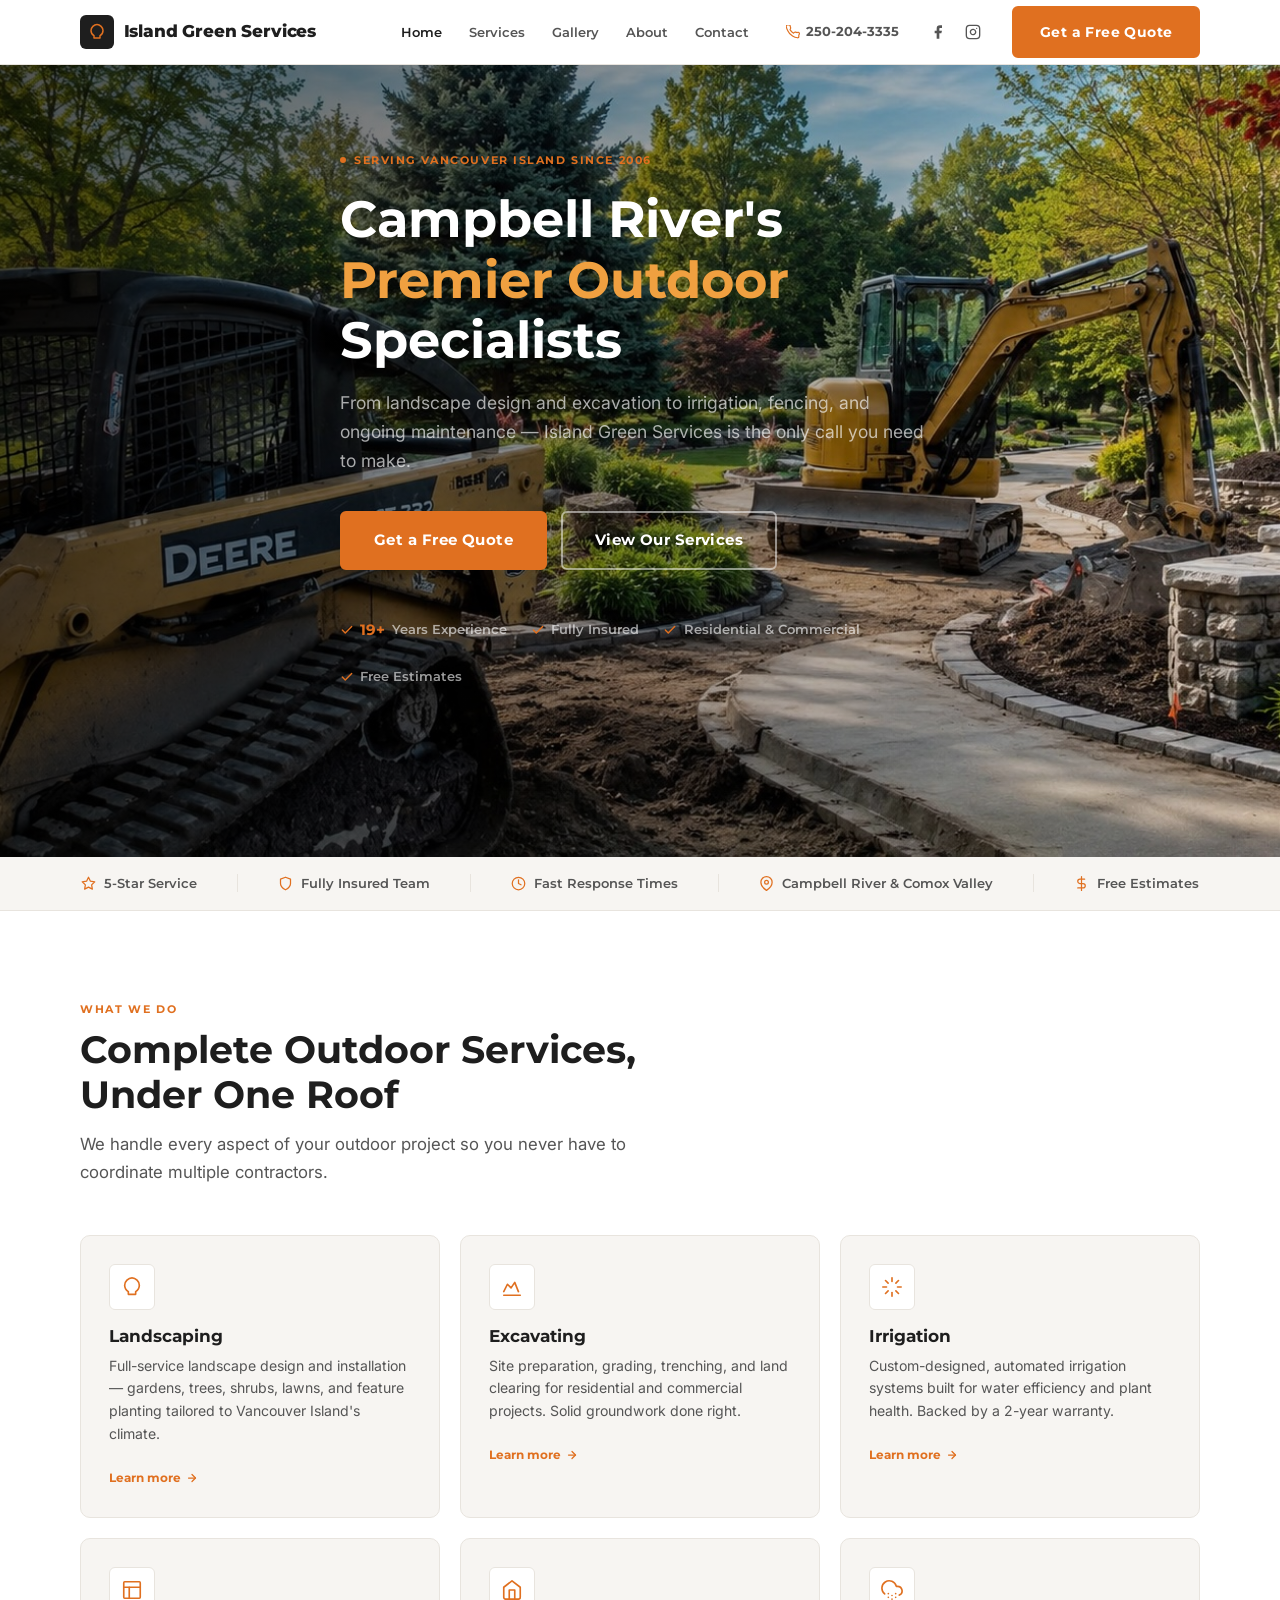
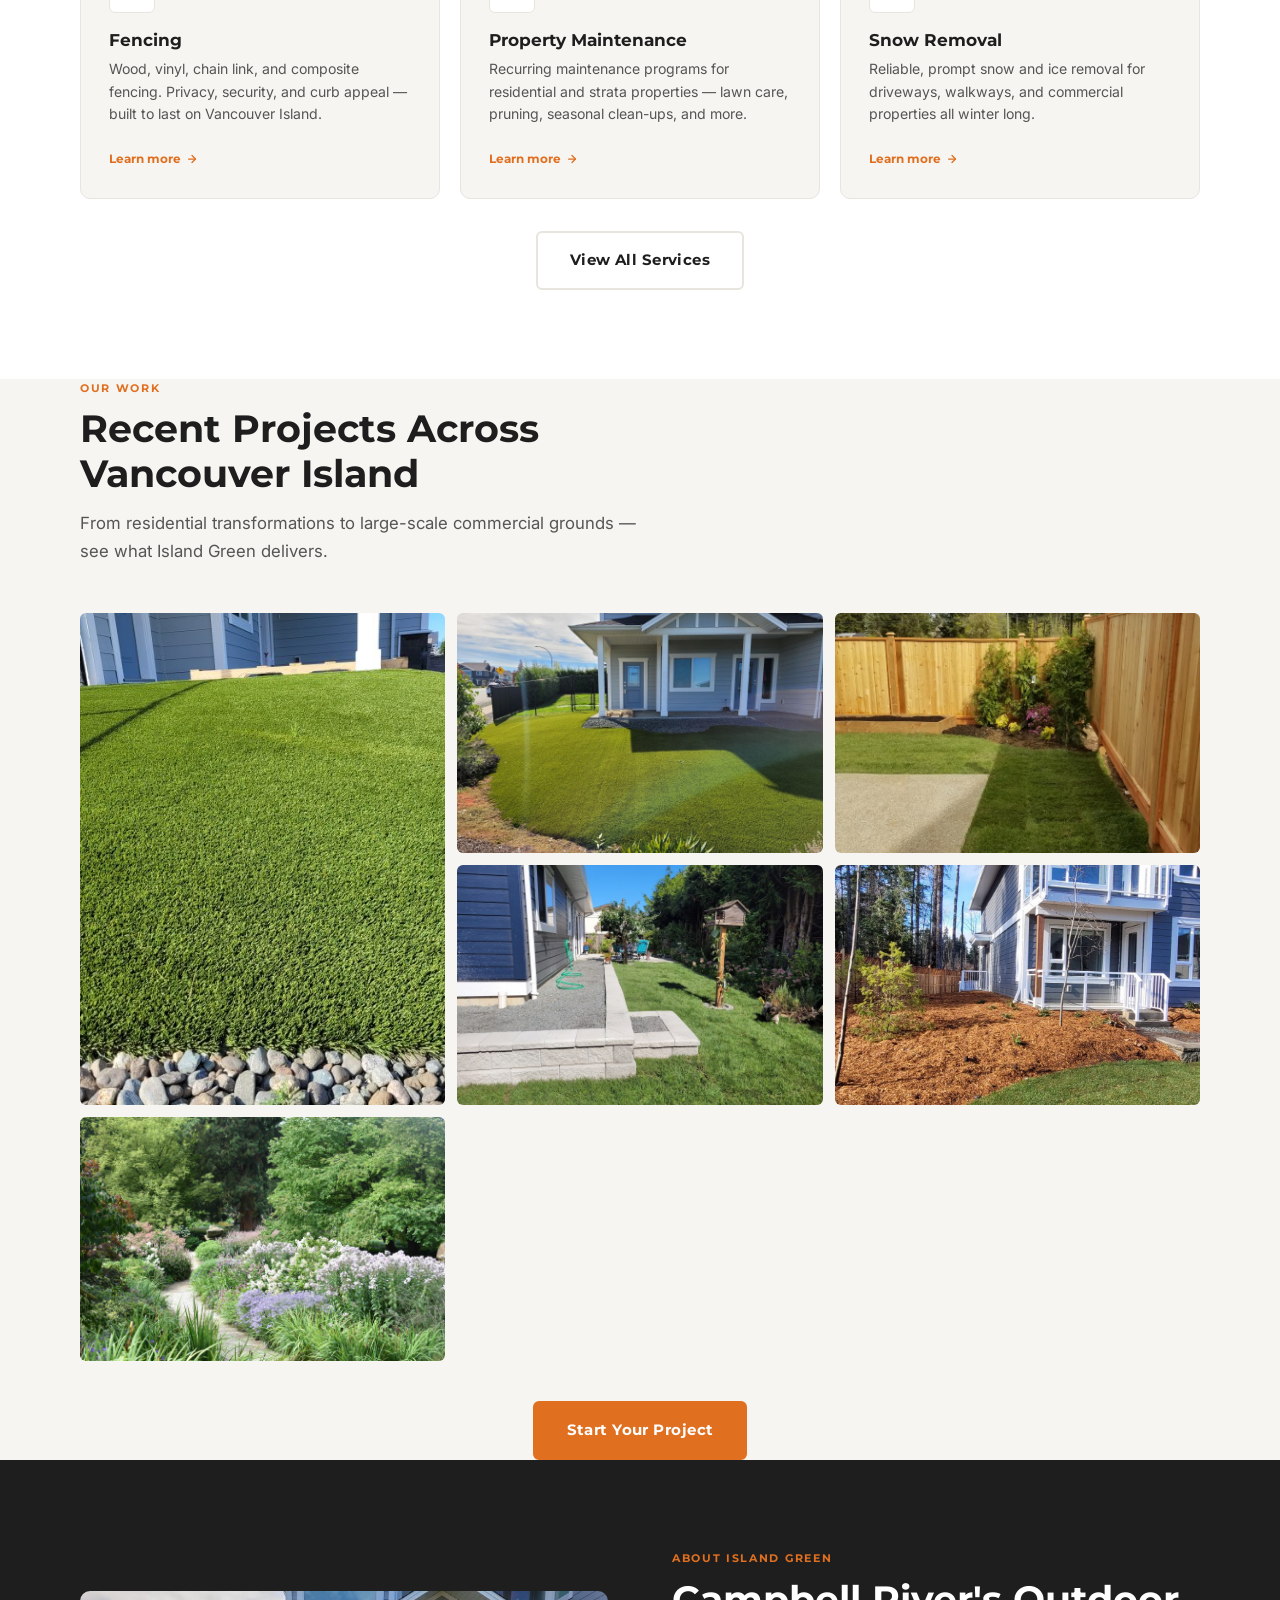
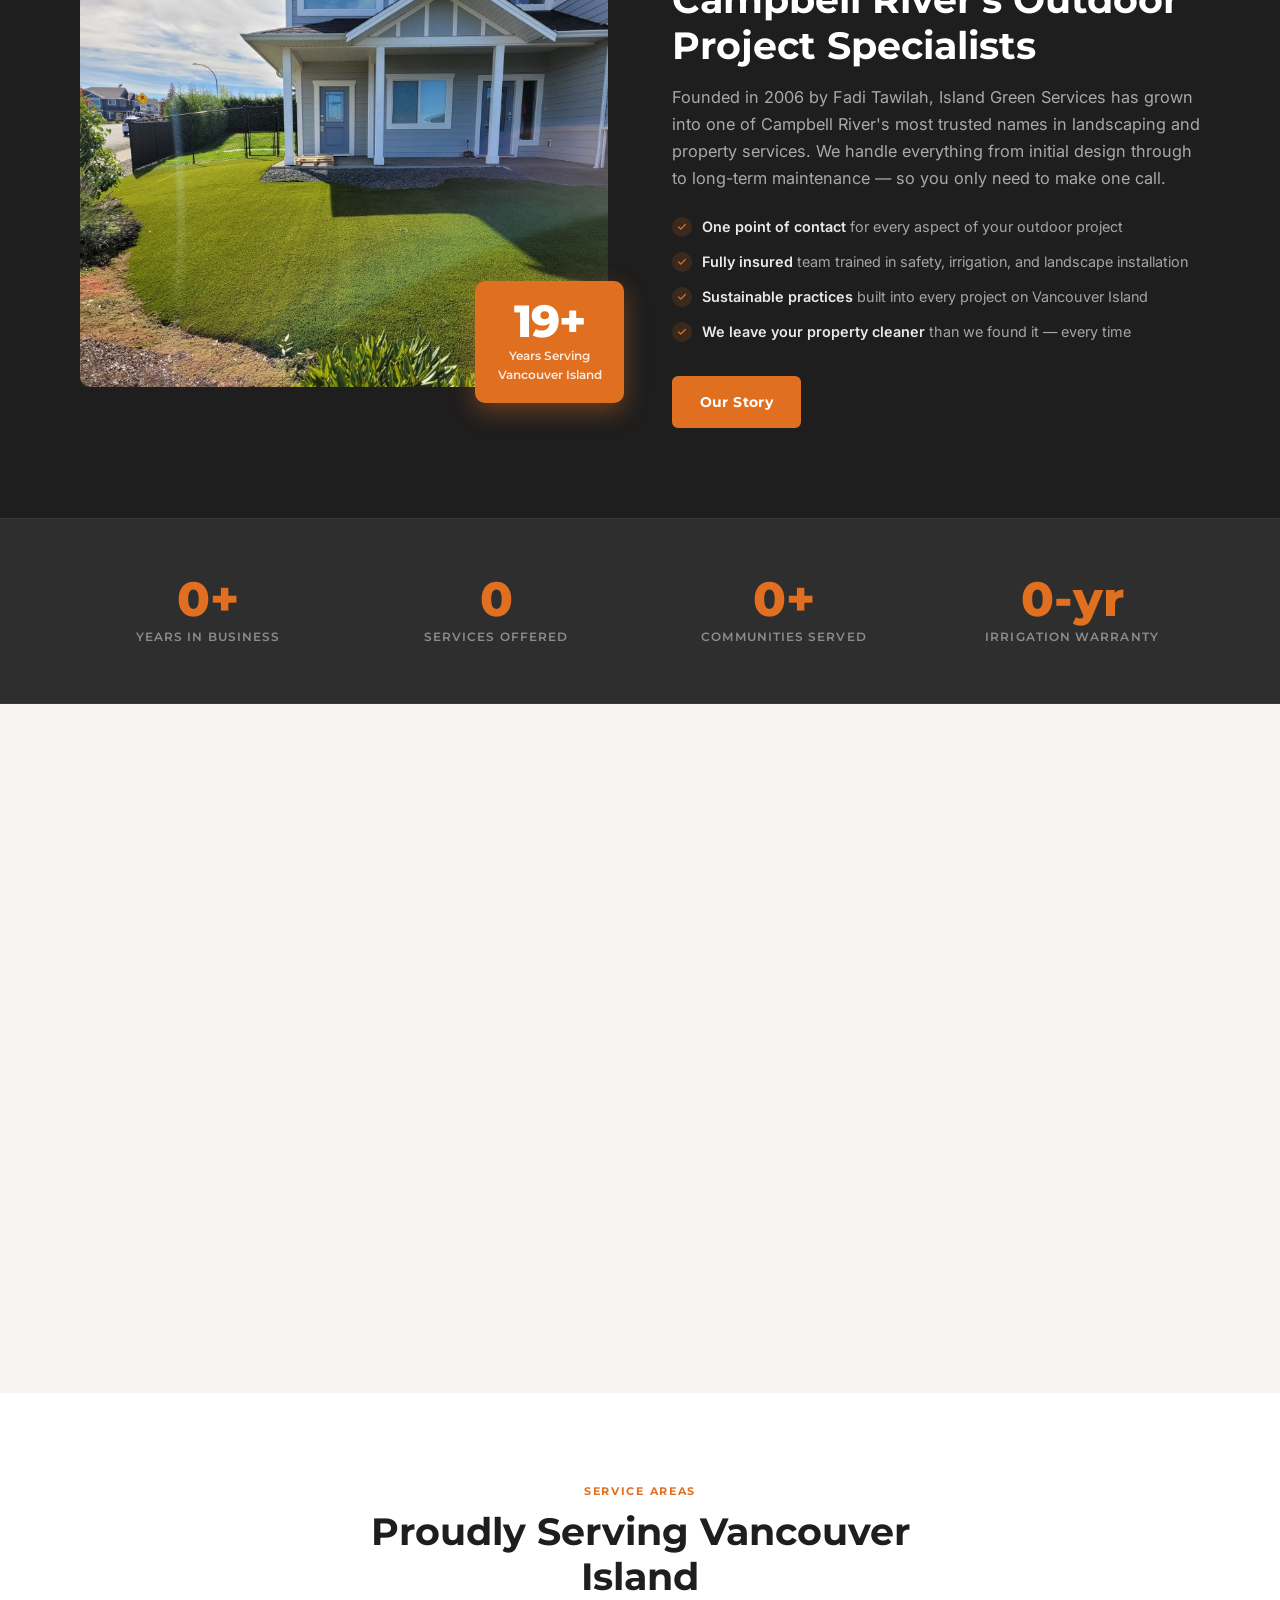
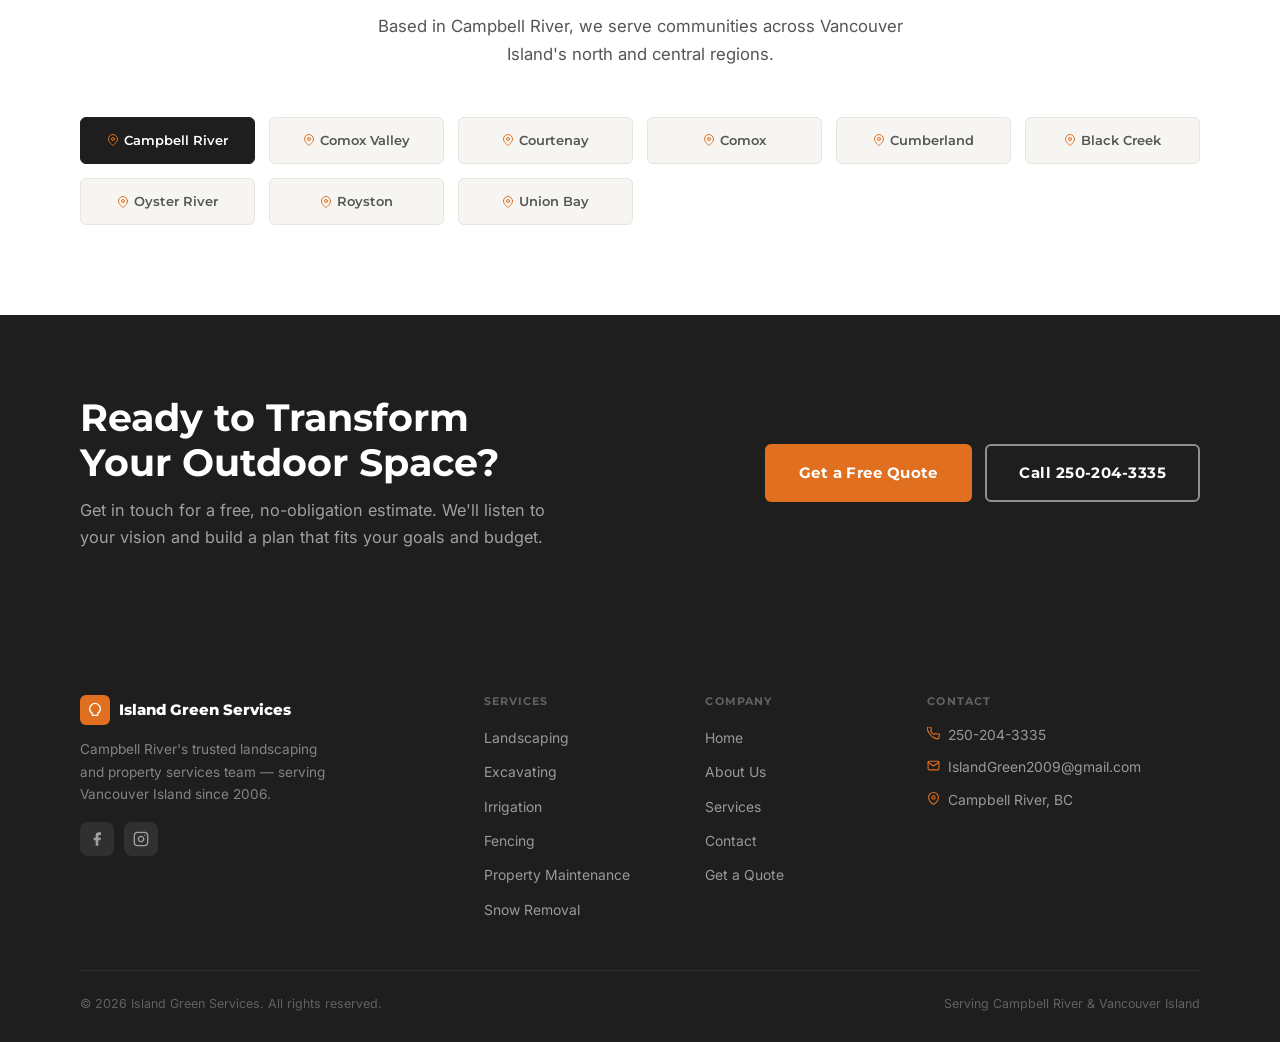
<file: index.html>
<!DOCTYPE html>
<html lang="en">
<head>
  <meta charset="UTF-8">
  <meta name="viewport" content="width=device-width, initial-scale=1.0">
  <title>Island Green Services | Campbell River Landscaping &amp; Property Services</title>
  <meta name="description" content="Campbell River's trusted landscaping company since 2006. Landscaping, excavating, irrigation, fencing &amp; property maintenance across Vancouver Island. Free estimates.">
  <meta name="keywords" content="landscaping Campbell River, lawn care Campbell River, excavating Vancouver Island, irrigation services Campbell River, fencing Campbell River, property maintenance Comox Valley">
  <link rel="canonical" href="https://islandgreenservices.ca/">
  <meta property="og:title" content="Island Green Services | Campbell River Landscaping">
  <meta property="og:description" content="Trusted landscaping, excavating, irrigation and property maintenance across Vancouver Island since 2006.">
  <meta property="og:url" content="https://islandgreenservices.ca/">
  <meta property="og:type" content="website">
  <script type="application/ld+json">{"@context":"https://schema.org","@type":"LocalBusiness","name":"Island Green Services","description":"Campbell River landscaping, excavating, irrigation, fencing and property maintenance.","url":"https://islandgreenservices.ca","telephone":"250-204-3335","email":"IslandGreen2009@gmail.com","address":{"@type":"PostalAddress","addressLocality":"Campbell River","addressRegion":"BC","postalCode":"V9W 4J7","addressCountry":"CA"},"geo":{"@type":"GeoCoordinates","latitude":50.0163,"longitude":-125.2446},"areaServed":["Campbell River","Comox Valley","Courtenay","Comox","Cumberland","Black Creek","Oyster River"],"foundingDate":"2006","priceRange":"$$"}</script>
  <link rel="preconnect" href="https://fonts.googleapis.com">
  <link rel="preconnect" href="https://fonts.gstatic.com" crossorigin>
  <link href="https://fonts.googleapis.com/css2?family=Inter:wght@400;500;600&family=Montserrat:wght@600;700;800&display=swap" rel="stylesheet">
  <link rel="stylesheet" href="style.css">
</head>
<body>

<!-- NAV -->
<nav class="site-nav" aria-label="Main navigation">
  <div class="container nav-inner">
    <a href="index.html" class="nav-logo">
      <div class="nav-logo-mark">
        <svg viewBox="0 0 24 24" fill="none" stroke="var(--orange)" stroke-width="2" stroke-linecap="round" stroke-linejoin="round"><path d="M12 2C8 2 4 6 4 10c0 3 1.5 5.5 4 7v3h8v-3c2.5-1.5 4-4 4-7 0-4-4-8-8-8z"/></svg>
      </div>
      Island Green Services
    </a>
    <ul class="nav-links">
      <li><a href="index.html" class="active">Home</a></li>
      <li><a href="services.html">Services</a></li>
      <li><a href="gallery.html">Gallery</a></li>
      <li><a href="about.html">About</a></li>
      <li><a href="contact.html">Contact</a></li>
    </ul>
    <a href="tel:2502043335" class="nav-phone">
      <svg viewBox="0 0 24 24" fill="none" stroke-width="2" stroke-linecap="round" stroke-linejoin="round"><path d="M22 16.92v3a2 2 0 01-2.18 2 19.79 19.79 0 01-8.63-3.07A19.5 19.5 0 013.07 9.8 19.79 19.79 0 01.23 1.18 2 2 0 012.22 0h3a2 2 0 012 1.72 12.84 12.84 0 00.7 2.81 2 2 0 01-.45 2.11L6.91 7.91a16 16 0 006.09 6.09l1.27-1.27a2 2 0 012.11-.45 12.84 12.84 0 002.81.7A2 2 0 0122 16.92z"/></svg>
      250-204-3335
    </a>
    <div class="nav-social">
      <a href="#" aria-label="Facebook" target="_blank" rel="noopener noreferrer">
        <svg viewBox="0 0 24 24" fill="currentColor"><path d="M18 2h-3a5 5 0 00-5 5v3H7v4h3v8h4v-8h3l1-4h-4V7a1 1 0 011-1h3z"/></svg>
      </a>
      <a href="#" aria-label="Instagram" target="_blank" rel="noopener noreferrer">
        <svg viewBox="0 0 24 24" fill="none" stroke="currentColor" stroke-width="2" stroke-linecap="round" stroke-linejoin="round"><rect x="2" y="2" width="20" height="20" rx="5" ry="5"/><path d="M16 11.37A4 4 0 1112.63 8 4 4 0 0116 11.37z"/><line x1="17.5" y1="6.5" x2="17.51" y2="6.5"/></svg>
      </a>
    </div>
    <a href="contact.html" class="btn btn-primary nav-cta">Get a Free Quote</a>
    <button class="nav-toggle" id="navToggle" aria-label="Open menu"><span></span><span></span><span></span></button>
  </div>
</nav>

<div class="mobile-nav" id="mobileNav">
  <button class="mobile-nav-close" id="mobileClose" aria-label="Close menu">
    <svg viewBox="0 0 24 24" fill="none" stroke-width="2" stroke-linecap="round" stroke-linejoin="round"><line x1="18" y1="6" x2="6" y2="18"/><line x1="6" y1="6" x2="18" y2="18"/></svg>
  </button>
  <a href="index.html">Home</a>
  <a href="services.html">Services</a>
  <a href="gallery.html">Gallery</a>
  <a href="about.html">About</a>
  <a href="contact.html">Contact</a>
  <a href="tel:2502043335" class="btn btn-outline-light" style="margin-top:1.5rem;">Call 250-204-3335</a>
  <a href="contact.html" class="btn btn-primary">Get a Free Quote</a>
</div>

<!-- HERO -->
<section class="hero">
  <div class="hero-bg" style="background-image:url('Images/Hero.jpg');"></div>
  <div class="hero-overlay"></div>
  <div class="container hero-content">
    <div class="hero-eyebrow"><span class="dot"></span>Serving Vancouver Island Since 2006</div>
    <h1>Campbell River's<br><em>Premier Outdoor</em><br>Specialists</h1>
    <p class="hero-sub">From landscape design and excavation to irrigation, fencing, and ongoing maintenance — Island Green Services is the only call you need to make.</p>
    <div class="hero-actions">
      <a href="contact.html" class="btn btn-primary btn-lg">Get a Free Quote</a>
      <a href="services.html" class="btn btn-outline-light btn-lg">View Our Services</a>
    </div>
    <div class="hero-trust">
      <div class="hero-trust-item">
        <svg viewBox="0 0 24 24" fill="none" stroke-width="2.5" stroke-linecap="round" stroke-linejoin="round"><polyline points="20 6 9 17 4 12"/></svg>
        <strong style="font-size:1.15em;color:var(--orange);">19+</strong> Years Experience
      </div>
      <div class="hero-trust-item">
        <svg viewBox="0 0 24 24" fill="none" stroke-width="2.5" stroke-linecap="round" stroke-linejoin="round"><polyline points="20 6 9 17 4 12"/></svg>
        Fully Insured
      </div>
      <div class="hero-trust-item">
        <svg viewBox="0 0 24 24" fill="none" stroke-width="2.5" stroke-linecap="round" stroke-linejoin="round"><polyline points="20 6 9 17 4 12"/></svg>
        Residential &amp; Commercial
      </div>
      <div class="hero-trust-item">
        <svg viewBox="0 0 24 24" fill="none" stroke-width="2.5" stroke-linecap="round" stroke-linejoin="round"><polyline points="20 6 9 17 4 12"/></svg>
        Free Estimates
      </div>
    </div>
  </div>
</section>

<!-- TRUST BAR -->
<div class="trust-bar">
  <div class="container trust-bar-inner">
    <div class="trust-item">
      <svg viewBox="0 0 24 24" fill="none" stroke-width="2" stroke-linecap="round" stroke-linejoin="round"><path d="M12 2l3.09 6.26L22 9.27l-5 4.87 1.18 6.88L12 17.77l-6.18 3.25L7 14.14 2 9.27l6.91-1.01L12 2z"/></svg>
      5-Star Service
    </div>
    <div class="trust-divider"></div>
    <div class="trust-item">
      <svg viewBox="0 0 24 24" fill="none" stroke-width="2" stroke-linecap="round" stroke-linejoin="round"><path d="M12 22s8-4 8-10V5l-8-3-8 3v7c0 6 8 10 8 10z"/></svg>
      Fully Insured Team
    </div>
    <div class="trust-divider"></div>
    <div class="trust-item">
      <svg viewBox="0 0 24 24" fill="none" stroke-width="2" stroke-linecap="round" stroke-linejoin="round"><circle cx="12" cy="12" r="10"/><polyline points="12 6 12 12 16 14"/></svg>
      Fast Response Times
    </div>
    <div class="trust-divider"></div>
    <div class="trust-item">
      <svg viewBox="0 0 24 24" fill="none" stroke-width="2" stroke-linecap="round" stroke-linejoin="round"><path d="M21 10c0 7-9 13-9 13s-9-6-9-13a9 9 0 0118 0z"/><circle cx="12" cy="10" r="3"/></svg>
      Campbell River &amp; Comox Valley
    </div>
    <div class="trust-divider"></div>
    <div class="trust-item">
      <svg viewBox="0 0 24 24" fill="none" stroke-width="2" stroke-linecap="round" stroke-linejoin="round"><line x1="12" y1="1" x2="12" y2="23"/><path d="M17 5H9.5a3.5 3.5 0 000 7h5a3.5 3.5 0 010 7H6"/></svg>
      Free Estimates
    </div>
  </div>
</div>

<!-- SERVICES -->
<section class="services-section">
  <div class="container">
    <div class="section-header fade-in">
      <span class="label">What We Do</span>
      <h2>Complete Outdoor Services,<br>Under One Roof</h2>
      <p>We handle every aspect of your outdoor project so you never have to coordinate multiple contractors.</p>
    </div>
    <div class="services-grid">

      <article class="service-card fade-in">
        <div class="service-icon">
          <svg viewBox="0 0 24 24" fill="none" stroke-width="1.8" stroke-linecap="round" stroke-linejoin="round"><path d="M12 2C8 2 4 6 4 10c0 3 1.5 5.5 4 7v3h8v-3c2.5-1.5 4-4 4-7 0-4-4-8-8-8z"/></svg>
        </div>
        <h3>Landscaping</h3>
        <p>Full-service landscape design and installation — gardens, trees, shrubs, lawns, and feature planting tailored to Vancouver Island's climate.</p>
        <a href="services.html#landscaping" class="service-link">Learn more <svg viewBox="0 0 24 24" fill="none" stroke-width="2.5" stroke-linecap="round" stroke-linejoin="round"><line x1="5" y1="12" x2="19" y2="12"/><polyline points="12 5 19 12 12 19"/></svg></a>
      </article>

      <article class="service-card fade-in">
        <div class="service-icon">
          <svg viewBox="0 0 24 24" fill="none" stroke-width="1.8" stroke-linecap="round" stroke-linejoin="round"><path d="M3 17l4-8 4 4 4-6 4 10"/><line x1="3" y1="21" x2="21" y2="21"/></svg>
        </div>
        <h3>Excavating</h3>
        <p>Site preparation, grading, trenching, and land clearing for residential and commercial projects. Solid groundwork done right.</p>
        <a href="services.html#excavating" class="service-link">Learn more <svg viewBox="0 0 24 24" fill="none" stroke-width="2.5" stroke-linecap="round" stroke-linejoin="round"><line x1="5" y1="12" x2="19" y2="12"/><polyline points="12 5 19 12 12 19"/></svg></a>
      </article>

      <article class="service-card fade-in">
        <div class="service-icon">
          <svg viewBox="0 0 24 24" fill="none" stroke-width="1.8" stroke-linecap="round" stroke-linejoin="round"><line x1="12" y1="2" x2="12" y2="6"/><line x1="12" y1="18" x2="12" y2="22"/><line x1="4.93" y1="4.93" x2="7.76" y2="7.76"/><line x1="16.24" y1="16.24" x2="19.07" y2="19.07"/><line x1="2" y1="12" x2="6" y2="12"/><line x1="18" y1="12" x2="22" y2="12"/><line x1="4.93" y1="19.07" x2="7.76" y2="16.24"/><line x1="16.24" y1="7.76" x2="19.07" y2="4.93"/></svg>
        </div>
        <h3>Irrigation</h3>
        <p>Custom-designed, automated irrigation systems built for water efficiency and plant health. Backed by a 2-year warranty.</p>
        <a href="services.html#irrigation" class="service-link">Learn more <svg viewBox="0 0 24 24" fill="none" stroke-width="2.5" stroke-linecap="round" stroke-linejoin="round"><line x1="5" y1="12" x2="19" y2="12"/><polyline points="12 5 19 12 12 19"/></svg></a>
      </article>

      <article class="service-card fade-in">
        <div class="service-icon">
          <svg viewBox="0 0 24 24" fill="none" stroke-width="1.8" stroke-linecap="round" stroke-linejoin="round"><rect x="3" y="3" width="18" height="18" rx="1"/><line x1="3" y1="9" x2="21" y2="9"/><line x1="9" y1="21" x2="9" y2="9"/></svg>
        </div>
        <h3>Fencing</h3>
        <p>Wood, vinyl, chain link, and composite fencing. Privacy, security, and curb appeal — built to last on Vancouver Island.</p>
        <a href="services.html#fencing" class="service-link">Learn more <svg viewBox="0 0 24 24" fill="none" stroke-width="2.5" stroke-linecap="round" stroke-linejoin="round"><line x1="5" y1="12" x2="19" y2="12"/><polyline points="12 5 19 12 12 19"/></svg></a>
      </article>

      <article class="service-card fade-in">
        <div class="service-icon">
          <svg viewBox="0 0 24 24" fill="none" stroke-width="1.8" stroke-linecap="round" stroke-linejoin="round"><path d="M3 9l9-7 9 7v11a2 2 0 01-2 2H5a2 2 0 01-2-2z"/><polyline points="9 22 9 12 15 12 15 22"/></svg>
        </div>
        <h3>Property Maintenance</h3>
        <p>Recurring maintenance programs for residential and strata properties — lawn care, pruning, seasonal clean-ups, and more.</p>
        <a href="services.html#maintenance" class="service-link">Learn more <svg viewBox="0 0 24 24" fill="none" stroke-width="2.5" stroke-linecap="round" stroke-linejoin="round"><line x1="5" y1="12" x2="19" y2="12"/><polyline points="12 5 19 12 12 19"/></svg></a>
      </article>

      <article class="service-card fade-in">
        <div class="service-icon">
          <svg viewBox="0 0 24 24" fill="none" stroke-width="1.8" stroke-linecap="round" stroke-linejoin="round"><path d="M20 17.58A5 5 0 0018 8h-1.26A8 8 0 104 16.25"/><line x1="8" y1="16" x2="8.01" y2="16"/><line x1="8" y1="20" x2="8.01" y2="20"/><line x1="12" y1="18" x2="12.01" y2="18"/><line x1="12" y1="22" x2="12.01" y2="22"/><line x1="16" y1="16" x2="16.01" y2="16"/><line x1="16" y1="20" x2="16.01" y2="20"/></svg>
        </div>
        <h3>Snow Removal</h3>
        <p>Reliable, prompt snow and ice removal for driveways, walkways, and commercial properties all winter long.</p>
        <a href="services.html#snow" class="service-link">Learn more <svg viewBox="0 0 24 24" fill="none" stroke-width="2.5" stroke-linecap="round" stroke-linejoin="round"><line x1="5" y1="12" x2="19" y2="12"/><polyline points="12 5 19 12 12 19"/></svg></a>
      </article>

    </div>
    <div class="text-center mt-2 fade-in">
      <a href="services.html" class="btn btn-outline-dark btn-lg">View All Services</a>
    </div>
  </div>
</section>

<!-- PROJECT GALLERY -->
<section class="gallery-section">
  <div class="container">
    <div class="section-header fade-in">
      <span class="label">Our Work</span>
      <h2>Recent Projects Across Vancouver Island</h2>
      <p>From residential transformations to large-scale commercial grounds — see what Island Green delivers.</p>
    </div>
    <div class="gallery-grid">
      <div class="gallery-item gallery-item--tall fade-in">
        <img src="Images/20210924_121830-1-768x576.jpg" alt="Cedar fencing and landscaping project — Island Green Services">
        <div class="gallery-overlay"><span>Fencing &amp; Landscaping</span></div>
      </div>
      <div class="gallery-item fade-in">
        <img src="Images/Grass2.jpg" alt="Artificial turf installation Campbell River">
        <div class="gallery-overlay"><span>Artificial Turf</span></div>
      </div>
      <div class="gallery-item fade-in">
        <img src="Images/Fencing3.jpg" alt="Modern metal panel fencing Vancouver Island">
        <div class="gallery-overlay"><span>Modern Fencing</span></div>
      </div>
      <div class="gallery-item fade-in">
        <img src="Images/Front Pathway & Retaining Wall1.jpg" alt="Retaining wall and pathway Campbell River">
        <div class="gallery-overlay"><span>Retaining Walls</span></div>
      </div>
      <div class="gallery-item fade-in">
        <img src="Images/Commercial Projects2.jpg" alt="Commercial landscaping Campbell River">
        <div class="gallery-overlay"><span>Commercial Projects</span></div>
      </div>
      <div class="gallery-item fade-in">
        <img src="Images/Flowers2.jpg" alt="Garden design and planting Vancouver Island">
        <div class="gallery-overlay"><span>Garden Design</span></div>
      </div>
    </div>
    <div class="text-center mt-2 fade-in">
      <a href="contact.html" class="btn btn-primary btn-lg">Start Your Project</a>
    </div>
  </div>
</section>

<!-- ABOUT (dark feature) -->
<section class="about-section">
  <div class="container about-grid">
    <div class="about-img-wrap fade-in">
      <div class="about-img-box">
        <img src="Images/Grass2.jpg" alt="Island Green Services — artificial turf installation Campbell River" style="width:100%;height:100%;object-fit:cover;">
      </div>
      <div class="about-badge">
        <div class="num">19+</div>
        <div class="lbl">Years Serving<br>Vancouver Island</div>
      </div>
    </div>
    <div class="about-content fade-in">
      <span class="label">About Island Green</span>
      <h2>Campbell River's Outdoor Project Specialists</h2>
      <p>Founded in 2006 by Fadi Tawilah, Island Green Services has grown into one of Campbell River's most trusted names in landscaping and property services. We handle everything from initial design through to long-term maintenance — so you only need to make one call.</p>
      <div class="about-points">
        <div class="about-point">
          <div class="about-point-check"><svg viewBox="0 0 24 24" fill="none" stroke-linecap="round" stroke-linejoin="round"><polyline points="20 6 9 17 4 12"/></svg></div>
          <p><strong>One point of contact</strong> for every aspect of your outdoor project</p>
        </div>
        <div class="about-point">
          <div class="about-point-check"><svg viewBox="0 0 24 24" fill="none" stroke-linecap="round" stroke-linejoin="round"><polyline points="20 6 9 17 4 12"/></svg></div>
          <p><strong>Fully insured</strong> team trained in safety, irrigation, and landscape installation</p>
        </div>
        <div class="about-point">
          <div class="about-point-check"><svg viewBox="0 0 24 24" fill="none" stroke-linecap="round" stroke-linejoin="round"><polyline points="20 6 9 17 4 12"/></svg></div>
          <p><strong>Sustainable practices</strong> built into every project on Vancouver Island</p>
        </div>
        <div class="about-point">
          <div class="about-point-check"><svg viewBox="0 0 24 24" fill="none" stroke-linecap="round" stroke-linejoin="round"><polyline points="20 6 9 17 4 12"/></svg></div>
          <p><strong>We leave your property cleaner</strong> than we found it — every time</p>
        </div>
      </div>
      <a href="about.html" class="btn btn-primary">Our Story</a>
    </div>
  </div>
</section>

<!-- STATS (dark feature) -->
<section class="stats-section">
  <div class="container stats-grid">
    <div><div class="stat-number" data-target="19" data-suffix="+">0+</div><div class="stat-label">Years in Business</div></div>
    <div><div class="stat-number" data-target="6">0</div><div class="stat-label">Services Offered</div></div>
    <div><div class="stat-number" data-target="9" data-suffix="+">0+</div><div class="stat-label">Communities Served</div></div>
    <div><div class="stat-number" data-target="2" data-suffix="-yr">0-yr</div><div class="stat-label">Irrigation Warranty</div></div>
  </div>
</section>

<!-- TESTIMONIALS (off-white) -->
<section class="testimonials-section">
  <div class="container">
    <div class="section-header centered fade-in">
      <span class="label">What Clients Say</span>
      <h2>Trusted by Homeowners &amp;<br>Property Managers</h2>
      <p>Here's what our clients across Campbell River and the Comox Valley have to say.</p>
    </div>
    <div class="testimonials-grid">
      <div class="testimonial-card fade-in">
        <div class="stars"><svg viewBox="0 0 24 24"><path d="M12 2l3.09 6.26L22 9.27l-5 4.87 1.18 6.88L12 17.77l-6.18 3.25L7 14.14 2 9.27l6.91-1.01L12 2z"/></svg><svg viewBox="0 0 24 24"><path d="M12 2l3.09 6.26L22 9.27l-5 4.87 1.18 6.88L12 17.77l-6.18 3.25L7 14.14 2 9.27l6.91-1.01L12 2z"/></svg><svg viewBox="0 0 24 24"><path d="M12 2l3.09 6.26L22 9.27l-5 4.87 1.18 6.88L12 17.77l-6.18 3.25L7 14.14 2 9.27l6.91-1.01L12 2z"/></svg><svg viewBox="0 0 24 24"><path d="M12 2l3.09 6.26L22 9.27l-5 4.87 1.18 6.88L12 17.77l-6.18 3.25L7 14.14 2 9.27l6.91-1.01L12 2z"/></svg><svg viewBox="0 0 24 24"><path d="M12 2l3.09 6.26L22 9.27l-5 4.87 1.18 6.88L12 17.77l-6.18 3.25L7 14.14 2 9.27l6.91-1.01L12 2z"/></svg></div>
        <blockquote>"The work was exquisite, and their etiquette was exact. They left our property sparkling on their departure. I would recommend Island Green Services to everyone."</blockquote>
        <div class="author-row"><div class="author-avatar">C</div><div><div class="author-name">Campbell River Client</div><div class="author-loc">Residential Project</div></div></div>
      </div>
      <div class="testimonial-card fade-in">
        <div class="stars"><svg viewBox="0 0 24 24"><path d="M12 2l3.09 6.26L22 9.27l-5 4.87 1.18 6.88L12 17.77l-6.18 3.25L7 14.14 2 9.27l6.91-1.01L12 2z"/></svg><svg viewBox="0 0 24 24"><path d="M12 2l3.09 6.26L22 9.27l-5 4.87 1.18 6.88L12 17.77l-6.18 3.25L7 14.14 2 9.27l6.91-1.01L12 2z"/></svg><svg viewBox="0 0 24 24"><path d="M12 2l3.09 6.26L22 9.27l-5 4.87 1.18 6.88L12 17.77l-6.18 3.25L7 14.14 2 9.27l6.91-1.01L12 2z"/></svg><svg viewBox="0 0 24 24"><path d="M12 2l3.09 6.26L22 9.27l-5 4.87 1.18 6.88L12 17.77l-6.18 3.25L7 14.14 2 9.27l6.91-1.01L12 2z"/></svg><svg viewBox="0 0 24 24"><path d="M12 2l3.09 6.26L22 9.27l-5 4.87 1.18 6.88L12 17.77l-6.18 3.25L7 14.14 2 9.27l6.91-1.01L12 2z"/></svg></div>
        <blockquote>"Reliable, hard-working, friendly crew — well liked by all our owners. Approachable and always willing to take on additional tasks to improve the landscaped areas."</blockquote>
        <div class="author-row"><div class="author-avatar">S</div><div><div class="author-name">Strata Property Manager</div><div class="author-loc">Comox Valley</div></div></div>
      </div>
      <div class="testimonial-card fade-in">
        <div class="stars"><svg viewBox="0 0 24 24"><path d="M12 2l3.09 6.26L22 9.27l-5 4.87 1.18 6.88L12 17.77l-6.18 3.25L7 14.14 2 9.27l6.91-1.01L12 2z"/></svg><svg viewBox="0 0 24 24"><path d="M12 2l3.09 6.26L22 9.27l-5 4.87 1.18 6.88L12 17.77l-6.18 3.25L7 14.14 2 9.27l6.91-1.01L12 2z"/></svg><svg viewBox="0 0 24 24"><path d="M12 2l3.09 6.26L22 9.27l-5 4.87 1.18 6.88L12 17.77l-6.18 3.25L7 14.14 2 9.27l6.91-1.01L12 2z"/></svg><svg viewBox="0 0 24 24"><path d="M12 2l3.09 6.26L22 9.27l-5 4.87 1.18 6.88L12 17.77l-6.18 3.25L7 14.14 2 9.27l6.91-1.01L12 2z"/></svg><svg viewBox="0 0 24 24"><path d="M12 2l3.09 6.26L22 9.27l-5 4.87 1.18 6.88L12 17.77l-6.18 3.25L7 14.14 2 9.27l6.91-1.01L12 2z"/></svg></div>
        <blockquote>"Handled our full backyard renovation — from excavation right through to final planting. Seamless process and the result exceeded our expectations. Highly recommended."</blockquote>
        <div class="author-row"><div class="author-avatar">R</div><div><div class="author-name">Homeowner</div><div class="author-loc">Campbell River, BC</div></div></div>
      </div>
    </div>
  </div>
</section>

<!-- SERVICE AREAS (white) -->
<section class="areas-section">
  <div class="container">
    <div class="section-header centered fade-in">
      <span class="label">Service Areas</span>
      <h2>Proudly Serving Vancouver Island</h2>
      <p>Based in Campbell River, we serve communities across Vancouver Island's north and central regions.</p>
    </div>
    <div class="areas-grid">
      <div class="area-chip primary"><svg viewBox="0 0 24 24" fill="none" stroke-width="2" stroke-linecap="round" stroke-linejoin="round"><path d="M21 10c0 7-9 13-9 13s-9-6-9-13a9 9 0 0118 0z"/><circle cx="12" cy="10" r="3"/></svg>Campbell River</div>
      <div class="area-chip"><svg viewBox="0 0 24 24" fill="none" stroke-width="2" stroke-linecap="round" stroke-linejoin="round"><path d="M21 10c0 7-9 13-9 13s-9-6-9-13a9 9 0 0118 0z"/><circle cx="12" cy="10" r="3"/></svg>Comox Valley</div>
      <div class="area-chip"><svg viewBox="0 0 24 24" fill="none" stroke-width="2" stroke-linecap="round" stroke-linejoin="round"><path d="M21 10c0 7-9 13-9 13s-9-6-9-13a9 9 0 0118 0z"/><circle cx="12" cy="10" r="3"/></svg>Courtenay</div>
      <div class="area-chip"><svg viewBox="0 0 24 24" fill="none" stroke-width="2" stroke-linecap="round" stroke-linejoin="round"><path d="M21 10c0 7-9 13-9 13s-9-6-9-13a9 9 0 0118 0z"/><circle cx="12" cy="10" r="3"/></svg>Comox</div>
      <div class="area-chip"><svg viewBox="0 0 24 24" fill="none" stroke-width="2" stroke-linecap="round" stroke-linejoin="round"><path d="M21 10c0 7-9 13-9 13s-9-6-9-13a9 9 0 0118 0z"/><circle cx="12" cy="10" r="3"/></svg>Cumberland</div>
      <div class="area-chip"><svg viewBox="0 0 24 24" fill="none" stroke-width="2" stroke-linecap="round" stroke-linejoin="round"><path d="M21 10c0 7-9 13-9 13s-9-6-9-13a9 9 0 0118 0z"/><circle cx="12" cy="10" r="3"/></svg>Black Creek</div>
      <div class="area-chip"><svg viewBox="0 0 24 24" fill="none" stroke-width="2" stroke-linecap="round" stroke-linejoin="round"><path d="M21 10c0 7-9 13-9 13s-9-6-9-13a9 9 0 0118 0z"/><circle cx="12" cy="10" r="3"/></svg>Oyster River</div>
      <div class="area-chip"><svg viewBox="0 0 24 24" fill="none" stroke-width="2" stroke-linecap="round" stroke-linejoin="round"><path d="M21 10c0 7-9 13-9 13s-9-6-9-13a9 9 0 0118 0z"/><circle cx="12" cy="10" r="3"/></svg>Royston</div>
      <div class="area-chip"><svg viewBox="0 0 24 24" fill="none" stroke-width="2" stroke-linecap="round" stroke-linejoin="round"><path d="M21 10c0 7-9 13-9 13s-9-6-9-13a9 9 0 0118 0z"/><circle cx="12" cy="10" r="3"/></svg>Union Bay</div>
    </div>
  </div>
</section>

<!-- CTA (dark feature) -->
<section class="cta-section">
  <div class="container cta-inner">
    <div class="cta-text fade-in">
      <h2>Ready to Transform<br>Your Outdoor Space?</h2>
      <p>Get in touch for a free, no-obligation estimate. We'll listen to your vision and build a plan that fits your goals and budget.</p>
    </div>
    <div class="cta-actions fade-in">
      <a href="contact.html" class="btn btn-primary btn-lg">Get a Free Quote</a>
      <a href="tel:2502043335" class="btn btn-outline-light btn-lg">Call 250-204-3335</a>
    </div>
  </div>
</section>

<!-- FOOTER -->
<footer class="site-footer">
  <div class="container">
    <div class="footer-grid">
      <div class="footer-brand">
        <div class="footer-logo">
          <div class="footer-logo-mark"><svg viewBox="0 0 24 24" fill="none" stroke="white" stroke-width="2" stroke-linecap="round" stroke-linejoin="round"><path d="M12 2C8 2 4 6 4 10c0 3 1.5 5.5 4 7v3h8v-3c2.5-1.5 4-4 4-7 0-4-4-8-8-8z"/></svg></div>
          <span class="footer-logo-text">Island Green Services</span>
        </div>
        <p>Campbell River's trusted landscaping and property services team — serving Vancouver Island since 2006.</p>
        <div class="footer-social">
          <a href="#" aria-label="Facebook" target="_blank" rel="noopener noreferrer">
            <svg viewBox="0 0 24 24" fill="currentColor"><path d="M18 2h-3a5 5 0 00-5 5v3H7v4h3v8h4v-8h3l1-4h-4V7a1 1 0 011-1h3z"/></svg>
          </a>
          <a href="#" aria-label="Instagram" target="_blank" rel="noopener noreferrer">
            <svg viewBox="0 0 24 24" fill="none" stroke="currentColor" stroke-width="2" stroke-linecap="round" stroke-linejoin="round"><rect x="2" y="2" width="20" height="20" rx="5" ry="5"/><path d="M16 11.37A4 4 0 1112.63 8 4 4 0 0116 11.37z"/><line x1="17.5" y1="6.5" x2="17.51" y2="6.5"/></svg>
          </a>
        </div>
      </div>
      <div class="footer-col">
        <h4>Services</h4>
        <ul>
          <li><a href="services.html#landscaping">Landscaping</a></li>
          <li><a href="services.html#excavating">Excavating</a></li>
          <li><a href="services.html#irrigation">Irrigation</a></li>
          <li><a href="services.html#fencing">Fencing</a></li>
          <li><a href="services.html#maintenance">Property Maintenance</a></li>
          <li><a href="services.html#snow">Snow Removal</a></li>
        </ul>
      </div>
      <div class="footer-col">
        <h4>Company</h4>
        <ul>
          <li><a href="index.html">Home</a></li>
          <li><a href="about.html">About Us</a></li>
          <li><a href="services.html">Services</a></li>
          <li><a href="contact.html">Contact</a></li>
          <li><a href="contact.html">Get a Quote</a></li>
        </ul>
      </div>
      <div class="footer-col">
        <h4>Contact</h4>
        <div class="footer-contact-row"><svg viewBox="0 0 24 24" fill="none" stroke-width="2" stroke-linecap="round" stroke-linejoin="round"><path d="M22 16.92v3a2 2 0 01-2.18 2 19.79 19.79 0 01-8.63-3.07A19.5 19.5 0 013.07 9.8 19.79 19.79 0 01.23 1.18 2 2 0 012.22 0h3a2 2 0 012 1.72 12.84 12.84 0 00.7 2.81 2 2 0 01-.45 2.11L6.91 7.91a16 16 0 006.09 6.09l1.27-1.27a2 2 0 012.11-.45 12.84 12.84 0 002.81.7A2 2 0 0122 16.92z"/></svg><a href="tel:2502043335">250-204-3335</a></div>
        <div class="footer-contact-row"><svg viewBox="0 0 24 24" fill="none" stroke-width="2" stroke-linecap="round" stroke-linejoin="round"><path d="M4 4h16c1.1 0 2 .9 2 2v12c0 1.1-.9 2-2 2H4c-1.1 0-2-.9-2-2V6c0-1.1.9-2 2-2z"/><polyline points="22,6 12,13 2,6"/></svg><a href="mailto:IslandGreen2009@gmail.com">IslandGreen2009@gmail.com</a></div>
        <div class="footer-contact-row"><svg viewBox="0 0 24 24" fill="none" stroke-width="2" stroke-linecap="round" stroke-linejoin="round"><path d="M21 10c0 7-9 13-9 13s-9-6-9-13a9 9 0 0118 0z"/><circle cx="12" cy="10" r="3"/></svg>Campbell River, BC</div>
      </div>
    </div>
    <div class="footer-bottom">
      <span>© <span id="year"></span> Island Green Services. All rights reserved.</span>
      <span>Serving Campbell River &amp; Vancouver Island</span>
    </div>
  </div>
</footer>

<script src="main.js"></script>
</body>
</html>
</file>
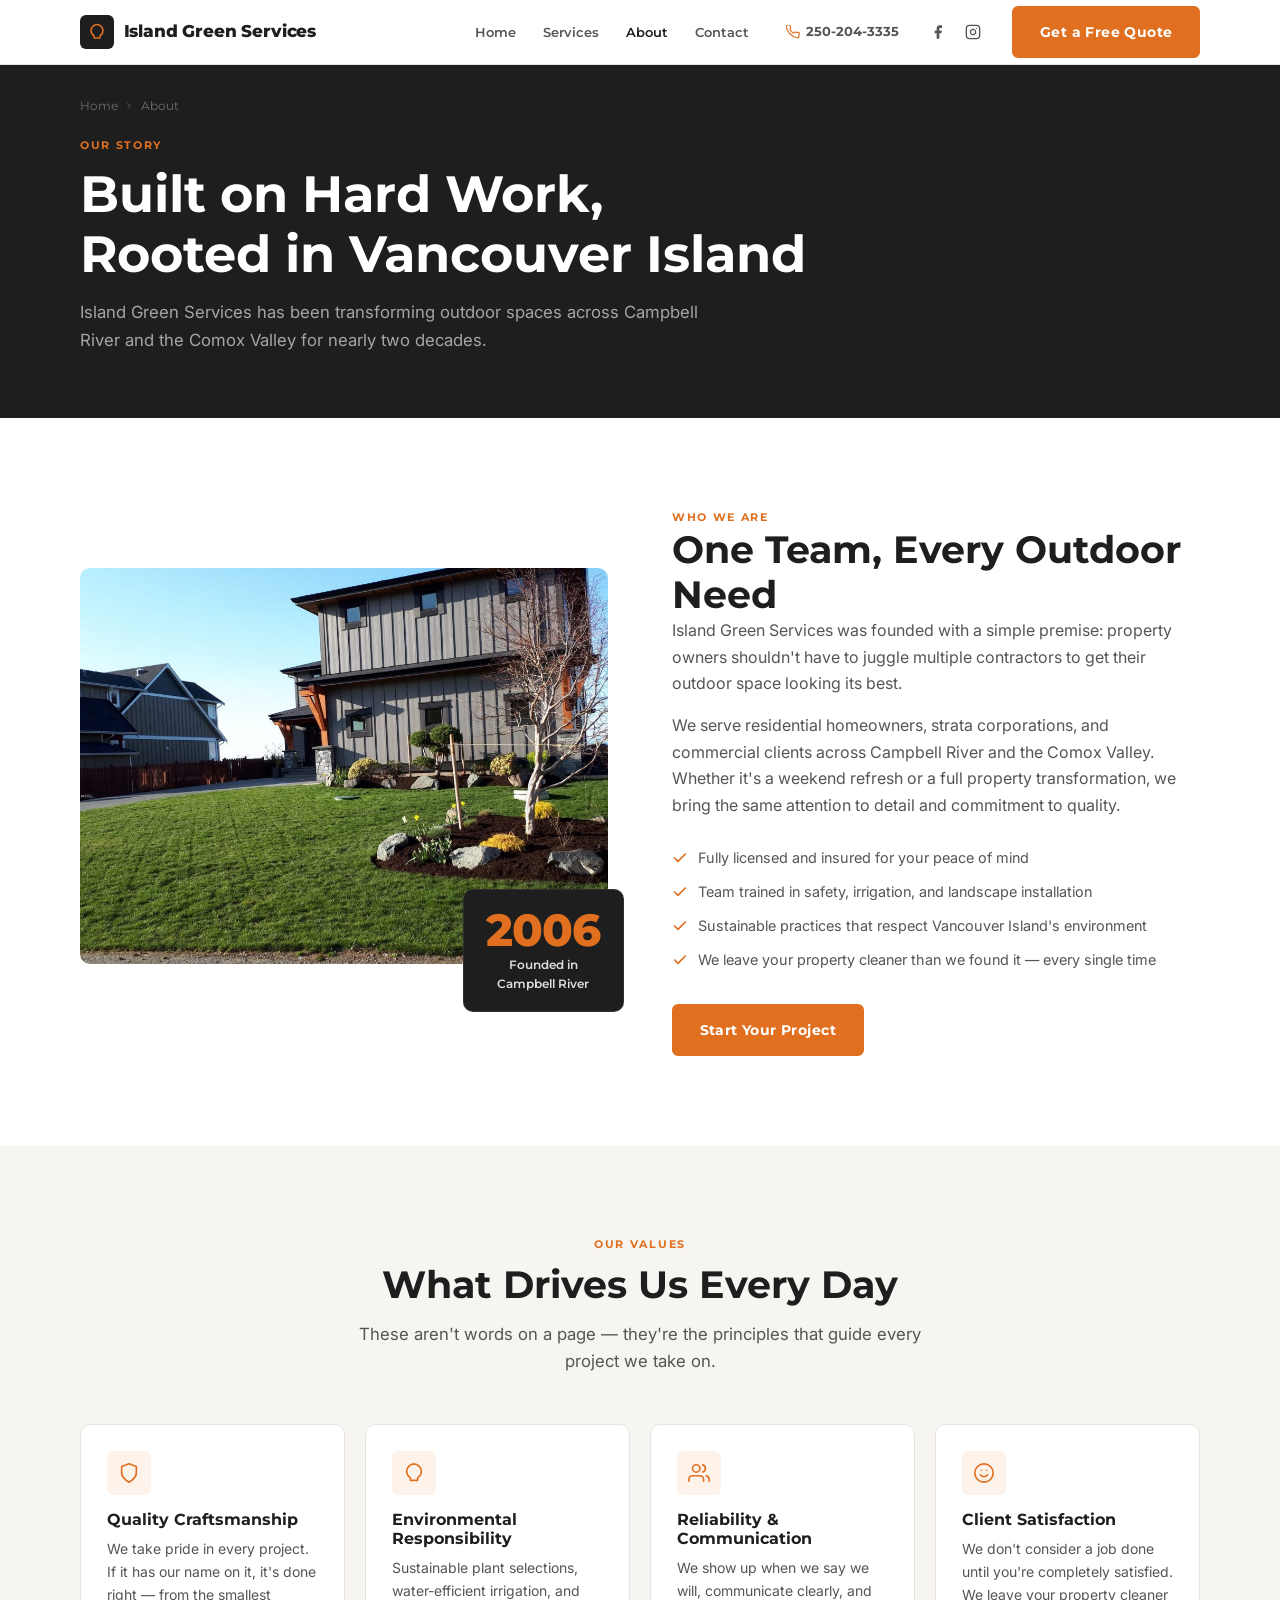
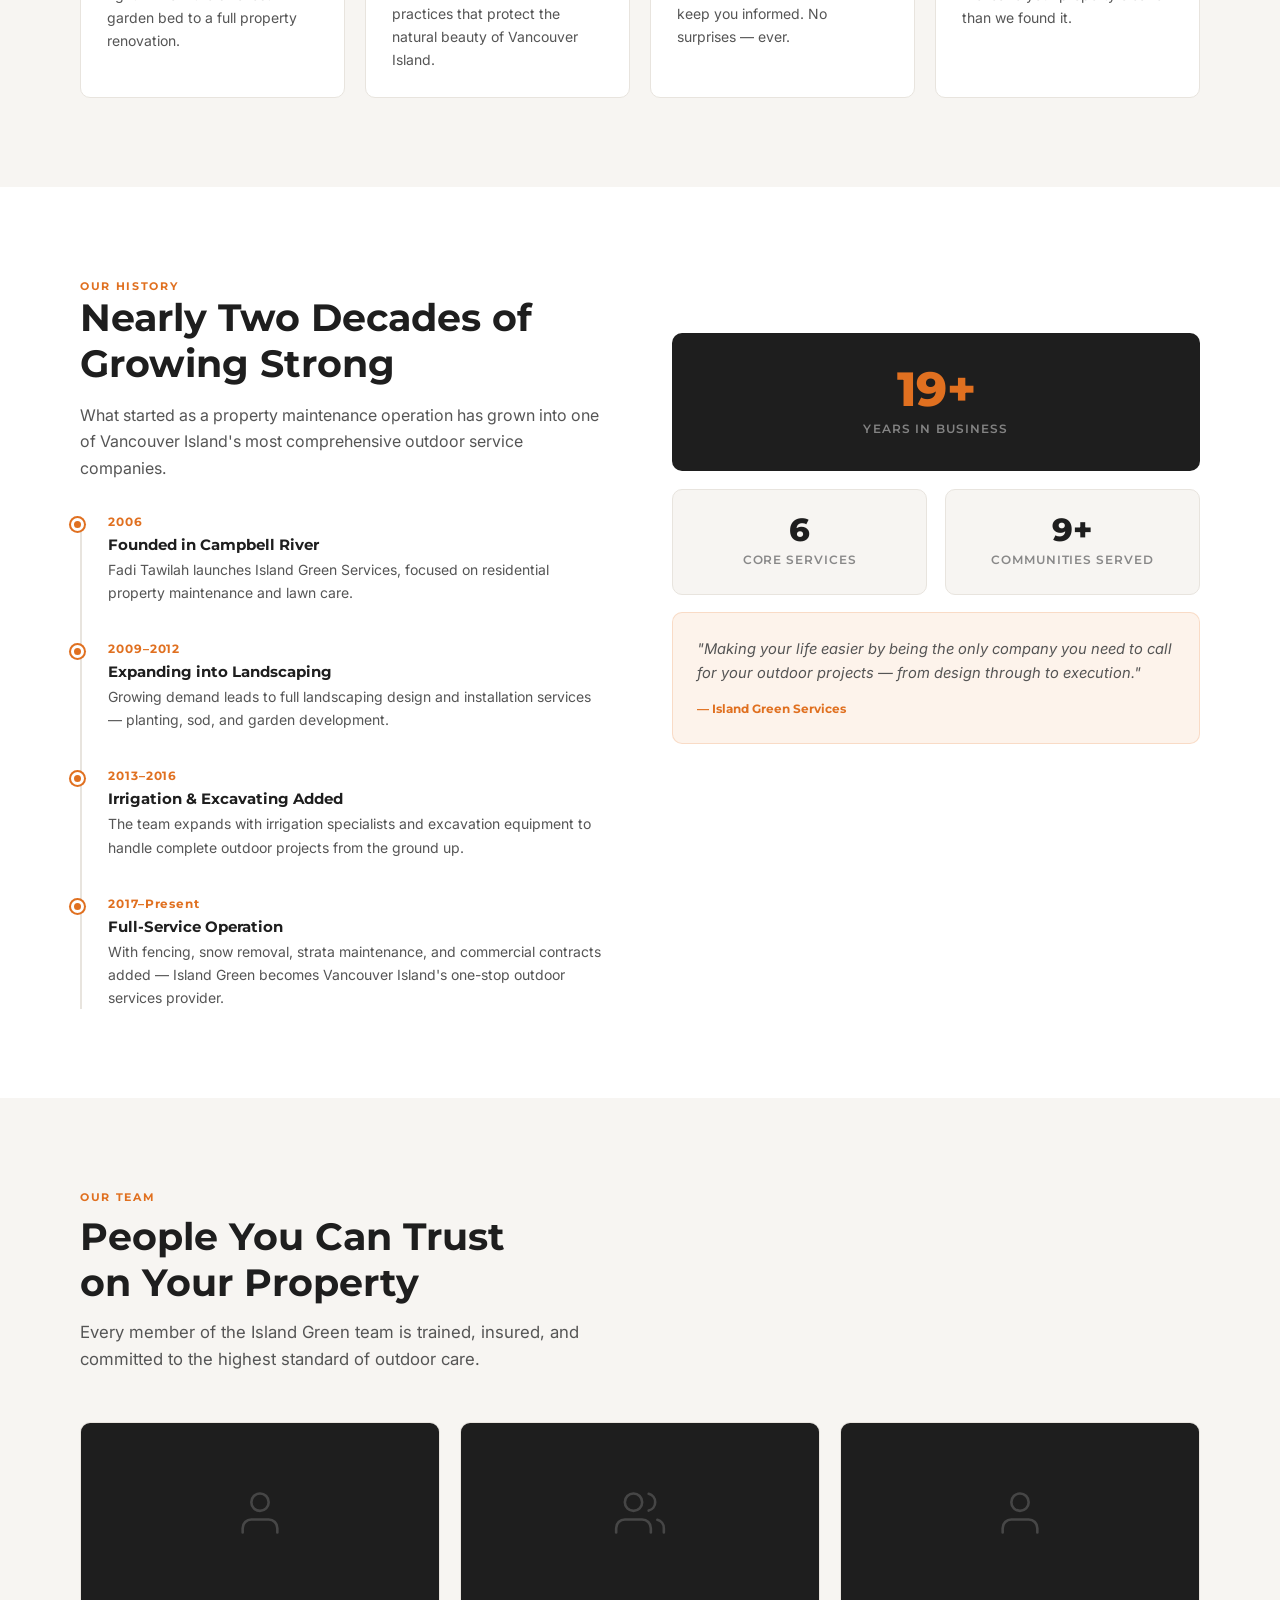
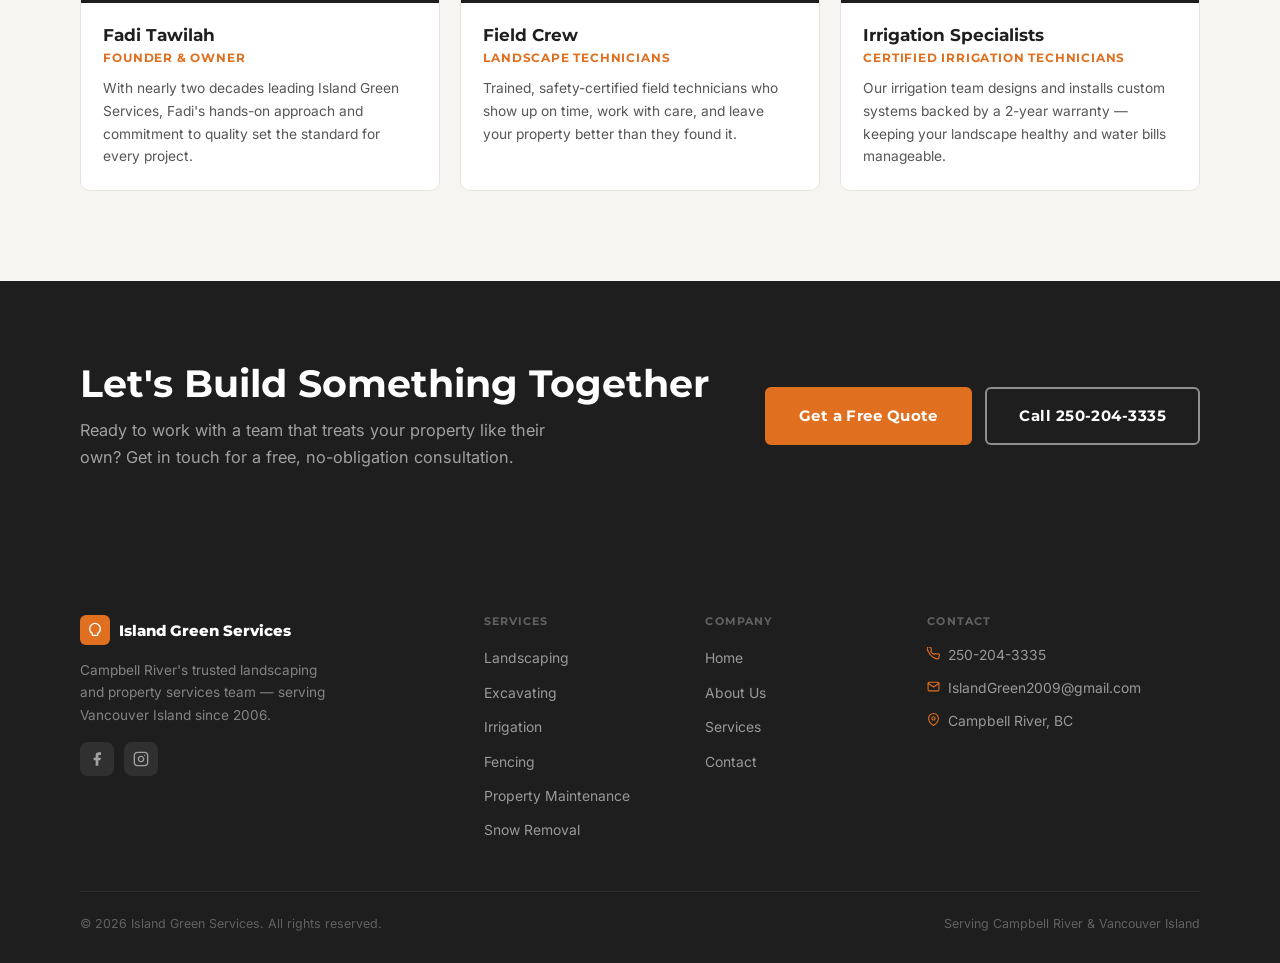
<file: about.html>
<!DOCTYPE html>
<html lang="en">
<head>
  <meta charset="UTF-8">
  <meta name="viewport" content="width=device-width, initial-scale=1.0">
  <title>About Us | Island Green Services — Campbell River</title>
  <meta name="description" content="Island Green Services has been Campbell River's trusted landscaping company since 2006. Learn about our story, team, and values.">
  <link rel="canonical" href="https://islandgreenservices.ca/about.html">
  <link rel="preconnect" href="https://fonts.googleapis.com">
  <link rel="preconnect" href="https://fonts.gstatic.com" crossorigin>
  <link href="https://fonts.googleapis.com/css2?family=Inter:wght@400;500;600&family=Montserrat:wght@600;700;800&display=swap" rel="stylesheet">
  <link rel="stylesheet" href="style.css">
</head>
<body>

<!-- NAV -->
<nav class="site-nav scrolled">
  <div class="container nav-inner">
    <a href="index.html" class="nav-logo"><div class="nav-logo-mark"><svg viewBox="0 0 24 24" fill="none" stroke="var(--orange)" stroke-width="2" stroke-linecap="round" stroke-linejoin="round"><path d="M12 2C8 2 4 6 4 10c0 3 1.5 5.5 4 7v3h8v-3c2.5-1.5 4-4 4-7 0-4-4-8-8-8z"/></svg></div>Island Green Services</a>
    <ul class="nav-links"><li><a href="index.html">Home</a></li><li><a href="services.html">Services</a></li><li><a href="about.html" class="active">About</a></li><li><a href="contact.html">Contact</a></li></ul>
    <a href="tel:2502043335" class="nav-phone"><svg viewBox="0 0 24 24" fill="none" stroke-width="2" stroke-linecap="round" stroke-linejoin="round"><path d="M22 16.92v3a2 2 0 01-2.18 2 19.79 19.79 0 01-8.63-3.07A19.5 19.5 0 013.07 9.8 19.79 19.79 0 01.23 1.18 2 2 0 012.22 0h3a2 2 0 012 1.72 12.84 12.84 0 00.7 2.81 2 2 0 01-.45 2.11L6.91 7.91a16 16 0 006.09 6.09l1.27-1.27a2 2 0 012.11-.45 12.84 12.84 0 002.81.7A2 2 0 0122 16.92z"/></svg>250-204-3335</a>
    <div class="nav-social">
      <a href="#" aria-label="Facebook" target="_blank" rel="noopener noreferrer">
        <svg viewBox="0 0 24 24" fill="currentColor"><path d="M18 2h-3a5 5 0 00-5 5v3H7v4h3v8h4v-8h3l1-4h-4V7a1 1 0 011-1h3z"/></svg>
      </a>
      <a href="#" aria-label="Instagram" target="_blank" rel="noopener noreferrer">
        <svg viewBox="0 0 24 24" fill="none" stroke="currentColor" stroke-width="2" stroke-linecap="round" stroke-linejoin="round"><rect x="2" y="2" width="20" height="20" rx="5" ry="5"/><path d="M16 11.37A4 4 0 1112.63 8 4 4 0 0116 11.37z"/><line x1="17.5" y1="6.5" x2="17.51" y2="6.5"/></svg>
      </a>
    </div>
    <a href="contact.html" class="btn btn-primary nav-cta">Get a Free Quote</a>
    <button class="nav-toggle" id="navToggle" aria-label="Open menu"><span></span><span></span><span></span></button>
  </div>
</nav>
<div class="mobile-nav" id="mobileNav">
  <button class="mobile-nav-close" id="mobileClose" aria-label="Close menu"><svg viewBox="0 0 24 24" fill="none" stroke-width="2" stroke-linecap="round" stroke-linejoin="round"><line x1="18" y1="6" x2="6" y2="18"/><line x1="6" y1="6" x2="18" y2="18"/></svg></button>
  <a href="index.html">Home</a><a href="services.html">Services</a><a href="about.html">About</a><a href="contact.html">Contact</a>
  <a href="tel:2502043335" class="btn btn-outline-light" style="margin-top:1.5rem;">Call 250-204-3335</a>
  <a href="contact.html" class="btn btn-primary">Get a Free Quote</a>
</div>

<!-- PAGE HERO -->
<header class="page-hero">
  <div class="container">
    <nav class="breadcrumb"><a href="index.html">Home</a><svg viewBox="0 0 24 24" fill="none" stroke-width="2" stroke-linecap="round" stroke-linejoin="round"><polyline points="9 18 15 12 9 6"/></svg><span>About</span></nav>
    <span class="label">Our Story</span>
    <h1>Built on Hard Work,<br>Rooted in Vancouver Island</h1>
    <p>Island Green Services has been transforming outdoor spaces across Campbell River and the Comox Valley for nearly two decades.</p>
  </div>
</header>

<!-- MISSION -->
<section>
  <div class="container about-grid">
    <div class="about-img-wrap fade-in" style="padding-bottom:2rem;">
      <div class="about-img-box">
        <img src="Images/Grass1.jpg" alt="Island Green Services team — Campbell River landscaping professionals">
      </div>
      <div class="about-badge" style="background:var(--charcoal);box-shadow:none;border:1px solid rgba(255,255,255,0.08);">
        <div class="num" style="color:var(--orange);">2006</div>
        <div class="lbl">Founded in<br>Campbell River</div>
      </div>
    </div>
    <div class="fade-in">
      <span class="label">Who We Are</span>
      <h2>One Team, Every Outdoor Need</h2>
      <p style="margin-bottom:1rem;">Island Green Services was founded with a simple premise: property owners shouldn't have to juggle multiple contractors to get their outdoor space looking its best.</p>
      <p style="margin-bottom:1.75rem;">We serve residential homeowners, strata corporations, and commercial clients across Campbell River and the Comox Valley. Whether it's a weekend refresh or a full property transformation, we bring the same attention to detail and commitment to quality.</p>
      <div style="display:flex;flex-direction:column;gap:.65rem;margin-bottom:2rem;">
        <div style="display:flex;align-items:center;gap:.6rem;font-size:.9rem;color:var(--text-mid);">
          <svg width="16" height="16" viewBox="0 0 24 24" fill="none" stroke="var(--orange)" stroke-width="2.5" stroke-linecap="round" stroke-linejoin="round"><polyline points="20 6 9 17 4 12"/></svg>
          Fully licensed and insured for your peace of mind
        </div>
        <div style="display:flex;align-items:center;gap:.6rem;font-size:.9rem;color:var(--text-mid);">
          <svg width="16" height="16" viewBox="0 0 24 24" fill="none" stroke="var(--orange)" stroke-width="2.5" stroke-linecap="round" stroke-linejoin="round"><polyline points="20 6 9 17 4 12"/></svg>
          Team trained in safety, irrigation, and landscape installation
        </div>
        <div style="display:flex;align-items:center;gap:.6rem;font-size:.9rem;color:var(--text-mid);">
          <svg width="16" height="16" viewBox="0 0 24 24" fill="none" stroke="var(--orange)" stroke-width="2.5" stroke-linecap="round" stroke-linejoin="round"><polyline points="20 6 9 17 4 12"/></svg>
          Sustainable practices that respect Vancouver Island's environment
        </div>
        <div style="display:flex;align-items:center;gap:.6rem;font-size:.9rem;color:var(--text-mid);">
          <svg width="16" height="16" viewBox="0 0 24 24" fill="none" stroke="var(--orange)" stroke-width="2.5" stroke-linecap="round" stroke-linejoin="round"><polyline points="20 6 9 17 4 12"/></svg>
          We leave your property cleaner than we found it — every single time
        </div>
      </div>
      <a href="contact.html" class="btn btn-primary">Start Your Project</a>
    </div>
  </div>
</section>

<!-- VALUES (off-white) -->
<section style="background:var(--off-white);">
  <div class="container">
    <div class="section-header centered fade-in">
      <span class="label">Our Values</span>
      <h2>What Drives Us Every Day</h2>
      <p>These aren't words on a page — they're the principles that guide every project we take on.</p>
    </div>
    <div class="values-grid">
      <div class="value-card fade-in">
        <div class="value-icon"><svg viewBox="0 0 24 24" fill="none" stroke-width="1.8" stroke-linecap="round" stroke-linejoin="round"><path d="M12 22s8-4 8-10V5l-8-3-8 3v7c0 6 8 10 8 10z"/></svg></div>
        <h3>Quality Craftsmanship</h3>
        <p>We take pride in every project. If it has our name on it, it's done right — from the smallest garden bed to a full property renovation.</p>
      </div>
      <div class="value-card fade-in">
        <div class="value-icon"><svg viewBox="0 0 24 24" fill="none" stroke-width="1.8" stroke-linecap="round" stroke-linejoin="round"><path d="M12 2C8 2 4 6 4 10c0 3 1.5 5.5 4 7v3h8v-3c2.5-1.5 4-4 4-7 0-4-4-8-8-8z"/></svg></div>
        <h3>Environmental Responsibility</h3>
        <p>Sustainable plant selections, water-efficient irrigation, and practices that protect the natural beauty of Vancouver Island.</p>
      </div>
      <div class="value-card fade-in">
        <div class="value-icon"><svg viewBox="0 0 24 24" fill="none" stroke-width="1.8" stroke-linecap="round" stroke-linejoin="round"><path d="M17 21v-2a4 4 0 00-4-4H5a4 4 0 00-4 4v2"/><circle cx="9" cy="7" r="4"/><path d="M23 21v-2a4 4 0 00-3-3.87"/><path d="M16 3.13a4 4 0 010 7.75"/></svg></div>
        <h3>Reliability &amp; Communication</h3>
        <p>We show up when we say we will, communicate clearly, and keep you informed. No surprises — ever.</p>
      </div>
      <div class="value-card fade-in">
        <div class="value-icon"><svg viewBox="0 0 24 24" fill="none" stroke-width="1.8" stroke-linecap="round" stroke-linejoin="round"><circle cx="12" cy="12" r="10"/><path d="M8 14s1.5 2 4 2 4-2 4-2"/><line x1="9" y1="9" x2="9.01" y2="9"/><line x1="15" y1="9" x2="15.01" y2="9"/></svg></div>
        <h3>Client Satisfaction</h3>
        <p>We don't consider a job done until you're completely satisfied. We leave your property cleaner than we found it.</p>
      </div>
    </div>
  </div>
</section>

<!-- HISTORY + STATS (white) -->
<section>
  <div class="container">
    <div style="display:grid;grid-template-columns:1fr 1fr;gap:clamp(2rem,5vw,5rem);align-items:start;">
      <div class="fade-in">
        <span class="label">Our History</span>
        <h2 style="margin-bottom:1rem;">Nearly Two Decades of Growing Strong</h2>
        <p style="margin-bottom:2rem;">What started as a property maintenance operation has grown into one of Vancouver Island's most comprehensive outdoor service companies.</p>
        <div class="timeline">
          <div class="timeline-item">
            <div class="timeline-dot"></div>
            <div class="timeline-year">2006</div>
            <h4>Founded in Campbell River</h4>
            <p>Fadi Tawilah launches Island Green Services, focused on residential property maintenance and lawn care.</p>
          </div>
          <div class="timeline-item">
            <div class="timeline-dot"></div>
            <div class="timeline-year">2009–2012</div>
            <h4>Expanding into Landscaping</h4>
            <p>Growing demand leads to full landscaping design and installation services — planting, sod, and garden development.</p>
          </div>
          <div class="timeline-item">
            <div class="timeline-dot"></div>
            <div class="timeline-year">2013–2016</div>
            <h4>Irrigation &amp; Excavating Added</h4>
            <p>The team expands with irrigation specialists and excavation equipment to handle complete outdoor projects from the ground up.</p>
          </div>
          <div class="timeline-item">
            <div class="timeline-dot"></div>
            <div class="timeline-year">2017–Present</div>
            <h4>Full-Service Operation</h4>
            <p>With fencing, snow removal, strata maintenance, and commercial contracts added — Island Green becomes Vancouver Island's one-stop outdoor services provider.</p>
          </div>
        </div>
      </div>
      <div class="fade-in" style="display:flex;flex-direction:column;gap:1.1rem;padding-top:3.5rem;">
        <div style="background:var(--charcoal);border-radius:var(--radius-lg);padding:2rem;text-align:center;">
          <div style="font-family:var(--font-head);font-size:3rem;font-weight:800;color:var(--orange);line-height:1;">19+</div>
          <div style="font-family:var(--font-head);font-size:.78rem;font-weight:600;color:rgba(255,255,255,0.45);margin-top:.35rem;text-transform:uppercase;letter-spacing:.09em;">Years in Business</div>
        </div>
        <div style="display:grid;grid-template-columns:1fr 1fr;gap:1.1rem;">
          <div style="background:var(--off-white);border:1px solid var(--border);border-radius:var(--radius-lg);padding:1.5rem;text-align:center;">
            <div style="font-family:var(--font-head);font-size:2rem;font-weight:800;color:var(--text-dark);line-height:1;">6</div>
            <div style="font-family:var(--font-head);font-size:.72rem;font-weight:600;color:var(--text-light);margin-top:.3rem;text-transform:uppercase;letter-spacing:.08em;">Core Services</div>
          </div>
          <div style="background:var(--off-white);border:1px solid var(--border);border-radius:var(--radius-lg);padding:1.5rem;text-align:center;">
            <div style="font-family:var(--font-head);font-size:2rem;font-weight:800;color:var(--text-dark);line-height:1;">9+</div>
            <div style="font-family:var(--font-head);font-size:.72rem;font-weight:600;color:var(--text-light);margin-top:.3rem;text-transform:uppercase;letter-spacing:.08em;">Communities Served</div>
          </div>
        </div>
        <div style="background:var(--orange-light);border:1px solid rgba(224,112,32,.18);border-radius:var(--radius-lg);padding:1.5rem;">
          <p style="font-style:italic;font-size:.92rem;color:var(--text-mid);line-height:1.65;margin:0;">"Making your life easier by being the only company you need to call for your outdoor projects — from design through to execution."</p>
          <div style="font-family:var(--font-head);font-size:.75rem;font-weight:700;color:var(--orange);margin-top:.85rem;">— Island Green Services</div>
        </div>
      </div>
    </div>
  </div>
</section>

<!-- TEAM (off-white) -->
<section style="background:var(--off-white);">
  <div class="container">
    <div class="section-header fade-in">
      <span class="label">Our Team</span>
      <h2>People You Can Trust<br>on Your Property</h2>
      <p>Every member of the Island Green team is trained, insured, and committed to the highest standard of outdoor care.</p>
    </div>
    <div class="team-grid">
      <div class="team-card fade-in">
        <div class="team-img"><svg viewBox="0 0 24 24" fill="none" stroke-width="1.2" stroke-linecap="round" stroke-linejoin="round"><path d="M20 21v-2a4 4 0 00-4-4H8a4 4 0 00-4 4v2"/><circle cx="12" cy="7" r="4"/></svg></div>
        <div class="team-body">
          <h3>Fadi Tawilah</h3>
          <div class="team-role">Founder &amp; Owner</div>
          <p>With nearly two decades leading Island Green Services, Fadi's hands-on approach and commitment to quality set the standard for every project.</p>
        </div>
      </div>
      <div class="team-card fade-in">
        <div class="team-img"><svg viewBox="0 0 24 24" fill="none" stroke-width="1.2" stroke-linecap="round" stroke-linejoin="round"><path d="M17 21v-2a4 4 0 00-4-4H5a4 4 0 00-4 4v2"/><circle cx="9" cy="7" r="4"/><path d="M23 21v-2a4 4 0 00-3-3.87"/><path d="M16 3.13a4 4 0 010 7.75"/></svg></div>
        <div class="team-body">
          <h3>Field Crew</h3>
          <div class="team-role">Landscape Technicians</div>
          <p>Trained, safety-certified field technicians who show up on time, work with care, and leave your property better than they found it.</p>
        </div>
      </div>
      <div class="team-card fade-in">
        <div class="team-img"><svg viewBox="0 0 24 24" fill="none" stroke-width="1.2" stroke-linecap="round" stroke-linejoin="round"><path d="M20 21v-2a4 4 0 00-4-4H8a4 4 0 00-4 4v2"/><circle cx="12" cy="7" r="4"/></svg></div>
        <div class="team-body">
          <h3>Irrigation Specialists</h3>
          <div class="team-role">Certified Irrigation Technicians</div>
          <p>Our irrigation team designs and installs custom systems backed by a 2-year warranty — keeping your landscape healthy and water bills manageable.</p>
        </div>
      </div>
    </div>
  </div>
</section>

<!-- CTA -->
<section class="cta-section">
  <div class="container cta-inner">
    <div class="cta-text fade-in"><h2>Let's Build Something Together</h2><p>Ready to work with a team that treats your property like their own? Get in touch for a free, no-obligation consultation.</p></div>
    <div class="cta-actions fade-in"><a href="contact.html" class="btn btn-primary btn-lg">Get a Free Quote</a><a href="tel:2502043335" class="btn btn-outline-light btn-lg">Call 250-204-3335</a></div>
  </div>
</section>

<!-- FOOTER -->
<footer class="site-footer">
  <div class="container">
    <div class="footer-grid">
      <div class="footer-brand"><div class="footer-logo"><div class="footer-logo-mark"><svg viewBox="0 0 24 24" fill="none" stroke="white" stroke-width="2" stroke-linecap="round" stroke-linejoin="round"><path d="M12 2C8 2 4 6 4 10c0 3 1.5 5.5 4 7v3h8v-3c2.5-1.5 4-4 4-7 0-4-4-8-8-8z"/></svg></div><span class="footer-logo-text">Island Green Services</span></div><p>Campbell River's trusted landscaping and property services team — serving Vancouver Island since 2006.</p><div class="footer-social"><a href="#" aria-label="Facebook" target="_blank" rel="noopener noreferrer"><svg viewBox="0 0 24 24" fill="currentColor"><path d="M18 2h-3a5 5 0 00-5 5v3H7v4h3v8h4v-8h3l1-4h-4V7a1 1 0 011-1h3z"/></svg></a><a href="#" aria-label="Instagram" target="_blank" rel="noopener noreferrer"><svg viewBox="0 0 24 24" fill="none" stroke="currentColor" stroke-width="2" stroke-linecap="round" stroke-linejoin="round"><rect x="2" y="2" width="20" height="20" rx="5" ry="5"/><path d="M16 11.37A4 4 0 1112.63 8 4 4 0 0116 11.37z"/><line x1="17.5" y1="6.5" x2="17.51" y2="6.5"/></svg></a></div></div>
      <div class="footer-col"><h4>Services</h4><ul><li><a href="services.html#landscaping">Landscaping</a></li><li><a href="services.html#excavating">Excavating</a></li><li><a href="services.html#irrigation">Irrigation</a></li><li><a href="services.html#fencing">Fencing</a></li><li><a href="services.html#maintenance">Property Maintenance</a></li><li><a href="services.html#snow">Snow Removal</a></li></ul></div>
      <div class="footer-col"><h4>Company</h4><ul><li><a href="index.html">Home</a></li><li><a href="about.html">About Us</a></li><li><a href="services.html">Services</a></li><li><a href="contact.html">Contact</a></li></ul></div>
      <div class="footer-col"><h4>Contact</h4><div class="footer-contact-row"><svg viewBox="0 0 24 24" fill="none" stroke-width="2" stroke-linecap="round" stroke-linejoin="round"><path d="M22 16.92v3a2 2 0 01-2.18 2 19.79 19.79 0 01-8.63-3.07A19.5 19.5 0 013.07 9.8 19.79 19.79 0 01.23 1.18 2 2 0 012.22 0h3a2 2 0 012 1.72 12.84 12.84 0 00.7 2.81 2 2 0 01-.45 2.11L6.91 7.91a16 16 0 006.09 6.09l1.27-1.27a2 2 0 012.11-.45 12.84 12.84 0 002.81.7A2 2 0 0122 16.92z"/></svg><a href="tel:2502043335">250-204-3335</a></div><div class="footer-contact-row"><svg viewBox="0 0 24 24" fill="none" stroke-width="2" stroke-linecap="round" stroke-linejoin="round"><path d="M4 4h16c1.1 0 2 .9 2 2v12c0 1.1-.9 2-2 2H4c-1.1 0-2-.9-2-2V6c0-1.1.9-2 2-2z"/><polyline points="22,6 12,13 2,6"/></svg><a href="mailto:IslandGreen2009@gmail.com">IslandGreen2009@gmail.com</a></div><div class="footer-contact-row"><svg viewBox="0 0 24 24" fill="none" stroke-width="2" stroke-linecap="round" stroke-linejoin="round"><path d="M21 10c0 7-9 13-9 13s-9-6-9-13a9 9 0 0118 0z"/><circle cx="12" cy="10" r="3"/></svg>Campbell River, BC</div></div>
    </div>
    <div class="footer-bottom"><span>© <span id="year"></span> Island Green Services. All rights reserved.</span><span>Serving Campbell River &amp; Vancouver Island</span></div>
  </div>
</footer>
<script src="main.js"></script>
</body>
</html>
</file>
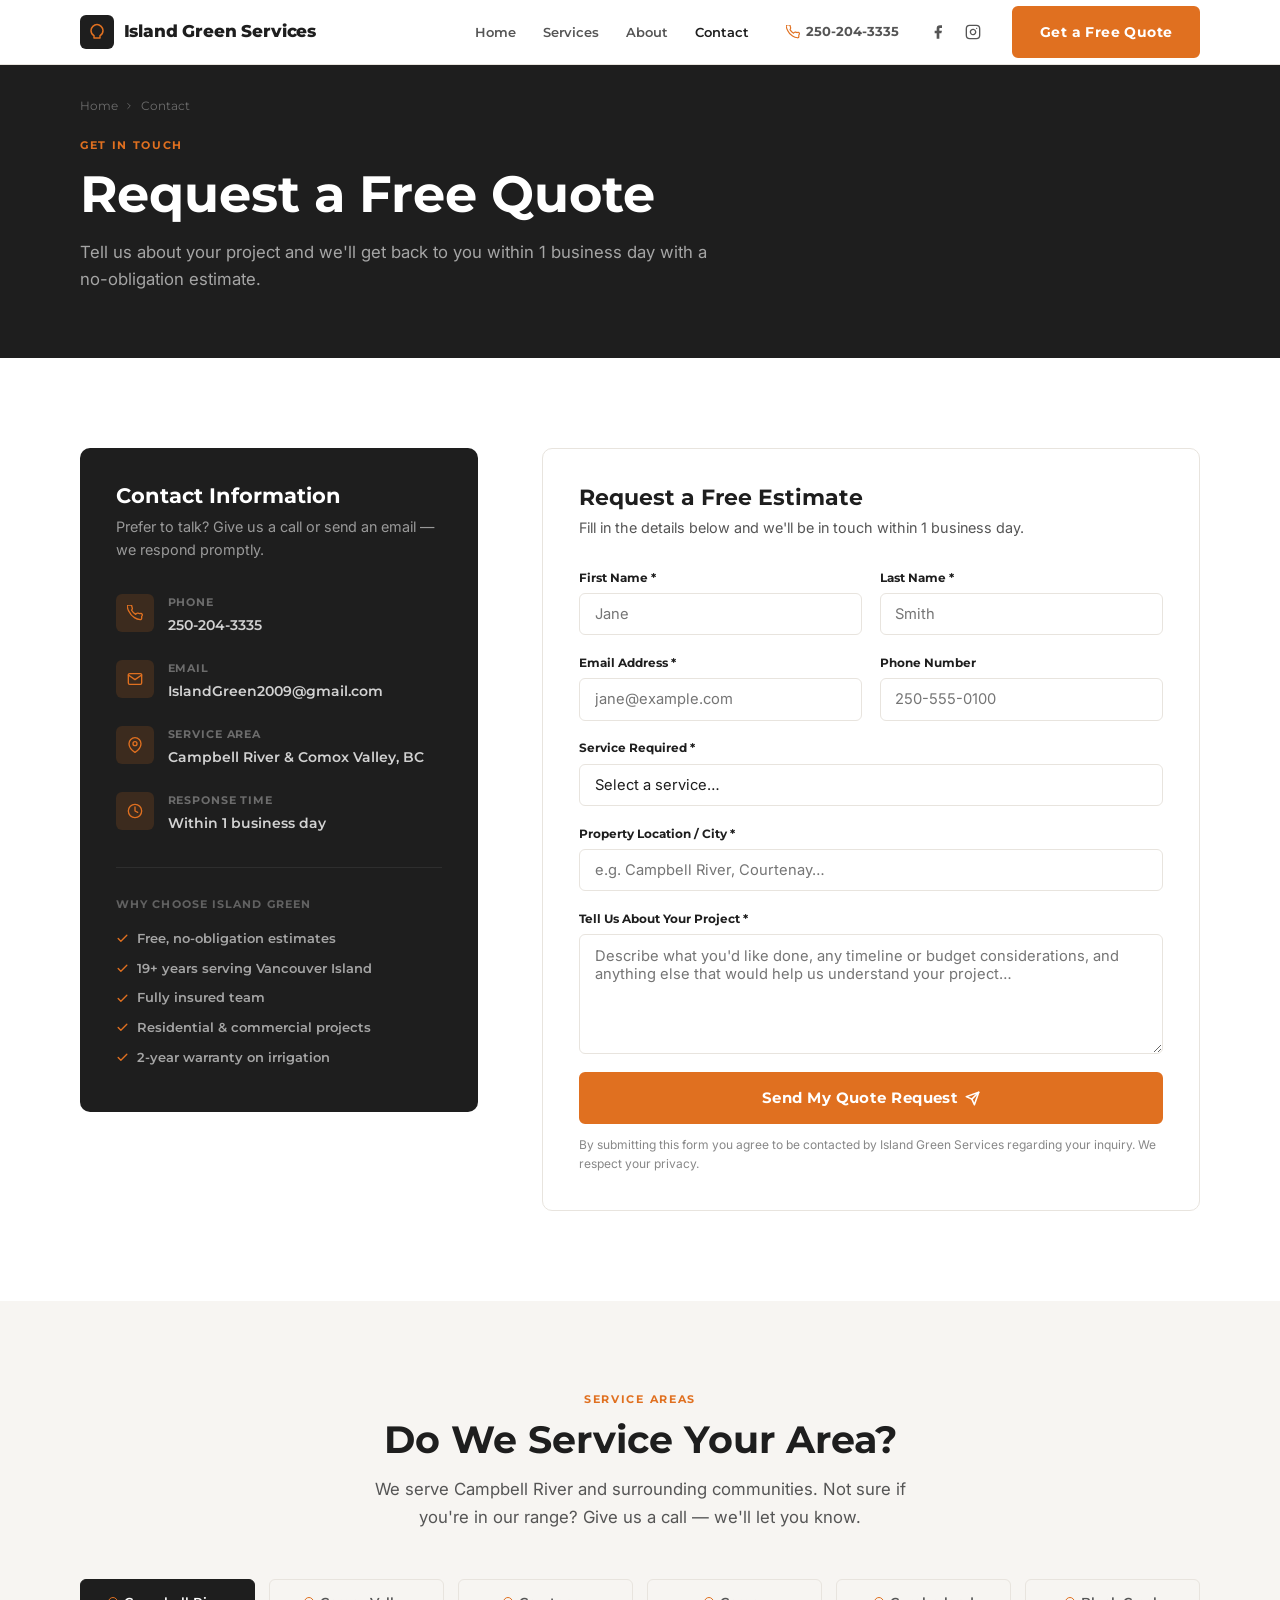
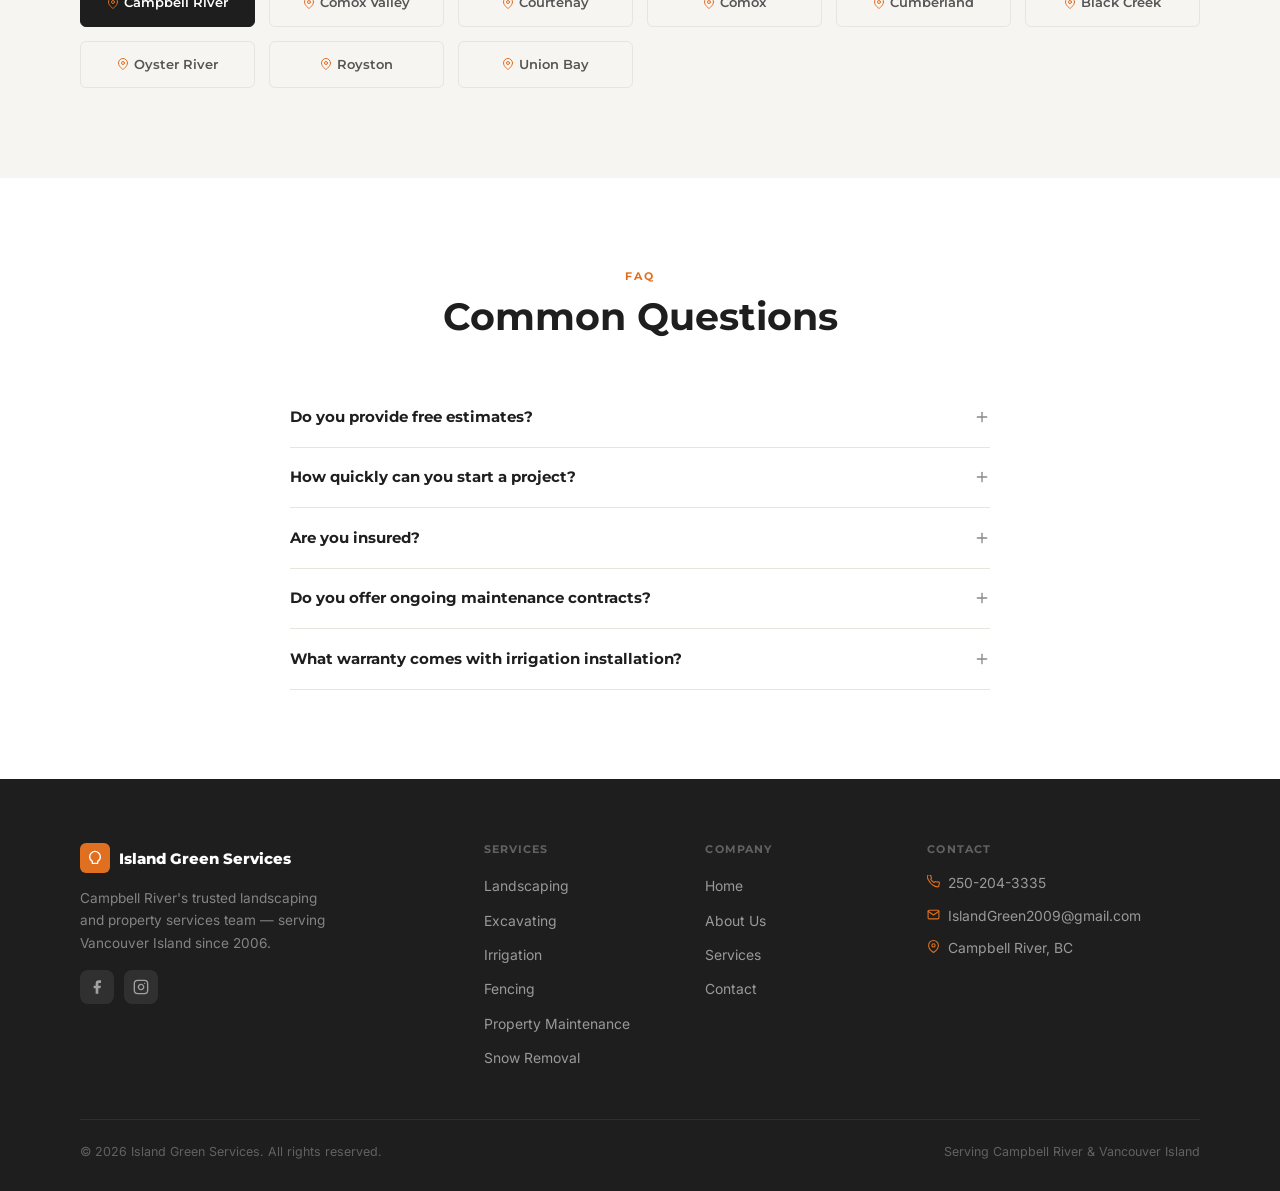
<file: contact.html>
<!DOCTYPE html>
<html lang="en">
<head>
  <meta charset="UTF-8">
  <meta name="viewport" content="width=device-width, initial-scale=1.0">
  <title>Contact &amp; Free Quote | Island Green Services — Campbell River</title>
  <meta name="description" content="Get a free landscaping or property services quote from Island Green Services. Serving Campbell River and Vancouver Island. Call 250-204-3335 or fill out our form.">
  <link rel="canonical" href="https://islandgreenservices.ca/contact.html">
  <link rel="preconnect" href="https://fonts.googleapis.com">
  <link rel="preconnect" href="https://fonts.gstatic.com" crossorigin>
  <link href="https://fonts.googleapis.com/css2?family=Inter:wght@400;500;600&family=Montserrat:wght@600;700;800&display=swap" rel="stylesheet">
  <link rel="stylesheet" href="style.css">
</head>
<body>

<!-- NAV -->
<nav class="site-nav scrolled">
  <div class="container nav-inner">
    <a href="index.html" class="nav-logo"><div class="nav-logo-mark"><svg viewBox="0 0 24 24" fill="none" stroke="var(--orange)" stroke-width="2" stroke-linecap="round" stroke-linejoin="round"><path d="M12 2C8 2 4 6 4 10c0 3 1.5 5.5 4 7v3h8v-3c2.5-1.5 4-4 4-7 0-4-4-8-8-8z"/></svg></div>Island Green Services</a>
    <ul class="nav-links"><li><a href="index.html">Home</a></li><li><a href="services.html">Services</a></li><li><a href="about.html">About</a></li><li><a href="contact.html" class="active">Contact</a></li></ul>
    <a href="tel:2502043335" class="nav-phone"><svg viewBox="0 0 24 24" fill="none" stroke-width="2" stroke-linecap="round" stroke-linejoin="round"><path d="M22 16.92v3a2 2 0 01-2.18 2 19.79 19.79 0 01-8.63-3.07A19.5 19.5 0 013.07 9.8 19.79 19.79 0 01.23 1.18 2 2 0 012.22 0h3a2 2 0 012 1.72 12.84 12.84 0 00.7 2.81 2 2 0 01-.45 2.11L6.91 7.91a16 16 0 006.09 6.09l1.27-1.27a2 2 0 012.11-.45 12.84 12.84 0 002.81.7A2 2 0 0122 16.92z"/></svg>250-204-3335</a>
    <div class="nav-social">
      <a href="#" aria-label="Facebook" target="_blank" rel="noopener noreferrer">
        <svg viewBox="0 0 24 24" fill="currentColor"><path d="M18 2h-3a5 5 0 00-5 5v3H7v4h3v8h4v-8h3l1-4h-4V7a1 1 0 011-1h3z"/></svg>
      </a>
      <a href="#" aria-label="Instagram" target="_blank" rel="noopener noreferrer">
        <svg viewBox="0 0 24 24" fill="none" stroke="currentColor" stroke-width="2" stroke-linecap="round" stroke-linejoin="round"><rect x="2" y="2" width="20" height="20" rx="5" ry="5"/><path d="M16 11.37A4 4 0 1112.63 8 4 4 0 0116 11.37z"/><line x1="17.5" y1="6.5" x2="17.51" y2="6.5"/></svg>
      </a>
    </div>
    <a href="#quote" class="btn btn-primary nav-cta">Get a Free Quote</a>
    <button class="nav-toggle" id="navToggle" aria-label="Open menu"><span></span><span></span><span></span></button>
  </div>
</nav>
<div class="mobile-nav" id="mobileNav">
  <button class="mobile-nav-close" id="mobileClose" aria-label="Close menu"><svg viewBox="0 0 24 24" fill="none" stroke-width="2" stroke-linecap="round" stroke-linejoin="round"><line x1="18" y1="6" x2="6" y2="18"/><line x1="6" y1="6" x2="18" y2="18"/></svg></button>
  <a href="index.html">Home</a><a href="services.html">Services</a><a href="about.html">About</a><a href="contact.html">Contact</a>
  <a href="tel:2502043335" class="btn btn-outline-light" style="margin-top:1.5rem;">Call 250-204-3335</a>
  <a href="#quote" class="btn btn-primary">Get a Free Quote</a>
</div>

<!-- PAGE HERO -->
<header class="page-hero">
  <div class="container">
    <nav class="breadcrumb"><a href="index.html">Home</a><svg viewBox="0 0 24 24" fill="none" stroke-width="2" stroke-linecap="round" stroke-linejoin="round"><polyline points="9 18 15 12 9 6"/></svg><span>Contact</span></nav>
    <span class="label">Get in Touch</span>
    <h1>Request a Free Quote</h1>
    <p>Tell us about your project and we'll get back to you within 1 business day with a no-obligation estimate.</p>
  </div>
</header>

<!-- CONTACT FORM + INFO -->
<section id="quote">
  <div class="container contact-grid">

    <!-- Info card (dark feature) -->
    <div class="contact-card fade-in">
      <h3>Contact Information</h3>
      <p>Prefer to talk? Give us a call or send an email — we respond promptly.</p>

      <div class="contact-info-item">
        <div class="contact-icon"><svg viewBox="0 0 24 24" fill="none" stroke-width="2" stroke-linecap="round" stroke-linejoin="round"><path d="M22 16.92v3a2 2 0 01-2.18 2 19.79 19.79 0 01-8.63-3.07A19.5 19.5 0 013.07 9.8 19.79 19.79 0 01.23 1.18 2 2 0 012.22 0h3a2 2 0 012 1.72 12.84 12.84 0 00.7 2.81 2 2 0 01-.45 2.11L6.91 7.91a16 16 0 006.09 6.09l1.27-1.27a2 2 0 012.11-.45 12.84 12.84 0 002.81.7A2 2 0 0122 16.92z"/></svg></div>
        <div><div class="contact-info-label">Phone</div><div class="contact-info-value"><a href="tel:2502043335">250-204-3335</a></div></div>
      </div>

      <div class="contact-info-item">
        <div class="contact-icon"><svg viewBox="0 0 24 24" fill="none" stroke-width="2" stroke-linecap="round" stroke-linejoin="round"><path d="M4 4h16c1.1 0 2 .9 2 2v12c0 1.1-.9 2-2 2H4c-1.1 0-2-.9-2-2V6c0-1.1.9-2 2-2z"/><polyline points="22,6 12,13 2,6"/></svg></div>
        <div><div class="contact-info-label">Email</div><div class="contact-info-value"><a href="mailto:IslandGreen2009@gmail.com">IslandGreen2009@gmail.com</a></div></div>
      </div>

      <div class="contact-info-item">
        <div class="contact-icon"><svg viewBox="0 0 24 24" fill="none" stroke-width="2" stroke-linecap="round" stroke-linejoin="round"><path d="M21 10c0 7-9 13-9 13s-9-6-9-13a9 9 0 0118 0z"/><circle cx="12" cy="10" r="3"/></svg></div>
        <div><div class="contact-info-label">Service Area</div><div class="contact-info-value">Campbell River &amp; Comox Valley, BC</div></div>
      </div>

      <div class="contact-info-item">
        <div class="contact-icon"><svg viewBox="0 0 24 24" fill="none" stroke-width="2" stroke-linecap="round" stroke-linejoin="round"><circle cx="12" cy="12" r="10"/><polyline points="12 6 12 12 16 14"/></svg></div>
        <div><div class="contact-info-label">Response Time</div><div class="contact-info-value">Within 1 business day</div></div>
      </div>

      <div class="contact-trust">
        <div class="contact-trust-label">Why Choose Island Green</div>
        <div class="contact-trust-item"><svg viewBox="0 0 24 24" fill="none" stroke-width="2.5" stroke-linecap="round" stroke-linejoin="round"><polyline points="20 6 9 17 4 12"/></svg>Free, no-obligation estimates</div>
        <div class="contact-trust-item"><svg viewBox="0 0 24 24" fill="none" stroke-width="2.5" stroke-linecap="round" stroke-linejoin="round"><polyline points="20 6 9 17 4 12"/></svg>19+ years serving Vancouver Island</div>
        <div class="contact-trust-item"><svg viewBox="0 0 24 24" fill="none" stroke-width="2.5" stroke-linecap="round" stroke-linejoin="round"><polyline points="20 6 9 17 4 12"/></svg>Fully insured team</div>
        <div class="contact-trust-item"><svg viewBox="0 0 24 24" fill="none" stroke-width="2.5" stroke-linecap="round" stroke-linejoin="round"><polyline points="20 6 9 17 4 12"/></svg>Residential &amp; commercial projects</div>
        <div class="contact-trust-item"><svg viewBox="0 0 24 24" fill="none" stroke-width="2.5" stroke-linecap="round" stroke-linejoin="round"><polyline points="20 6 9 17 4 12"/></svg>2-year warranty on irrigation</div>
      </div>
    </div>

    <!-- Form (white) -->
    <div class="form-wrap fade-in">
      <h3>Request a Free Estimate</h3>
      <p>Fill in the details below and we'll be in touch within 1 business day.</p>
      <form id="quoteForm" novalidate>
        <div class="form-grid">
          <div class="form-group"><label for="firstName">First Name *</label><input type="text" id="firstName" name="firstName" placeholder="Jane" required autocomplete="given-name"></div>
          <div class="form-group"><label for="lastName">Last Name *</label><input type="text" id="lastName" name="lastName" placeholder="Smith" required autocomplete="family-name"></div>
          <div class="form-group"><label for="email">Email Address *</label><input type="email" id="email" name="email" placeholder="jane@example.com" required autocomplete="email"></div>
          <div class="form-group"><label for="phone">Phone Number</label><input type="tel" id="phone" name="phone" placeholder="250-555-0100" autocomplete="tel"></div>
          <div class="form-group full">
            <label for="service">Service Required *</label>
            <select id="service" name="service" required>
              <option value="" disabled selected>Select a service…</option>
              <option>Landscaping / Design &amp; Installation</option>
              <option>Property Maintenance</option>
              <option>Excavating</option>
              <option>Irrigation</option>
              <option>Fencing</option>
              <option>Snow Removal</option>
              <option>Multiple Services</option>
              <option>Not Sure — Need Advice</option>
            </select>
          </div>
          <div class="form-group full"><label for="location">Property Location / City *</label><input type="text" id="location" name="location" placeholder="e.g. Campbell River, Courtenay…" required></div>
          <div class="form-group full"><label for="message">Tell Us About Your Project *</label><textarea id="message" name="message" placeholder="Describe what you'd like done, any timeline or budget considerations, and anything else that would help us understand your project…" required></textarea></div>
        </div>
        <button type="submit" class="btn btn-primary btn-lg" style="margin-top:1.1rem;width:100%;justify-content:center;">
          Send My Quote Request
          <svg width="15" height="15" viewBox="0 0 24 24" fill="none" stroke="currentColor" stroke-width="2.5" stroke-linecap="round" stroke-linejoin="round"><line x1="22" y1="2" x2="11" y2="13"/><polygon points="22 2 15 22 11 13 2 9 22 2"/></svg>
        </button>
        <p class="form-privacy">By submitting this form you agree to be contacted by Island Green Services regarding your inquiry. We respect your privacy.</p>
      </form>
    </div>
  </div>
</section>

<!-- SERVICE AREAS (off-white) -->
<section style="background:var(--off-white);">
  <div class="container">
    <div class="section-header centered fade-in">
      <span class="label">Service Areas</span>
      <h2>Do We Service Your Area?</h2>
      <p>We serve Campbell River and surrounding communities. Not sure if you're in our range? Give us a call — we'll let you know.</p>
    </div>
    <div class="areas-grid">
      <div class="area-chip primary"><svg viewBox="0 0 24 24" fill="none" stroke-width="2" stroke-linecap="round" stroke-linejoin="round"><path d="M21 10c0 7-9 13-9 13s-9-6-9-13a9 9 0 0118 0z"/><circle cx="12" cy="10" r="3"/></svg>Campbell River</div>
      <div class="area-chip"><svg viewBox="0 0 24 24" fill="none" stroke-width="2" stroke-linecap="round" stroke-linejoin="round"><path d="M21 10c0 7-9 13-9 13s-9-6-9-13a9 9 0 0118 0z"/><circle cx="12" cy="10" r="3"/></svg>Comox Valley</div>
      <div class="area-chip"><svg viewBox="0 0 24 24" fill="none" stroke-width="2" stroke-linecap="round" stroke-linejoin="round"><path d="M21 10c0 7-9 13-9 13s-9-6-9-13a9 9 0 0118 0z"/><circle cx="12" cy="10" r="3"/></svg>Courtenay</div>
      <div class="area-chip"><svg viewBox="0 0 24 24" fill="none" stroke-width="2" stroke-linecap="round" stroke-linejoin="round"><path d="M21 10c0 7-9 13-9 13s-9-6-9-13a9 9 0 0118 0z"/><circle cx="12" cy="10" r="3"/></svg>Comox</div>
      <div class="area-chip"><svg viewBox="0 0 24 24" fill="none" stroke-width="2" stroke-linecap="round" stroke-linejoin="round"><path d="M21 10c0 7-9 13-9 13s-9-6-9-13a9 9 0 0118 0z"/><circle cx="12" cy="10" r="3"/></svg>Cumberland</div>
      <div class="area-chip"><svg viewBox="0 0 24 24" fill="none" stroke-width="2" stroke-linecap="round" stroke-linejoin="round"><path d="M21 10c0 7-9 13-9 13s-9-6-9-13a9 9 0 0118 0z"/><circle cx="12" cy="10" r="3"/></svg>Black Creek</div>
      <div class="area-chip"><svg viewBox="0 0 24 24" fill="none" stroke-width="2" stroke-linecap="round" stroke-linejoin="round"><path d="M21 10c0 7-9 13-9 13s-9-6-9-13a9 9 0 0118 0z"/><circle cx="12" cy="10" r="3"/></svg>Oyster River</div>
      <div class="area-chip"><svg viewBox="0 0 24 24" fill="none" stroke-width="2" stroke-linecap="round" stroke-linejoin="round"><path d="M21 10c0 7-9 13-9 13s-9-6-9-13a9 9 0 0118 0z"/><circle cx="12" cy="10" r="3"/></svg>Royston</div>
      <div class="area-chip"><svg viewBox="0 0 24 24" fill="none" stroke-width="2" stroke-linecap="round" stroke-linejoin="round"><path d="M21 10c0 7-9 13-9 13s-9-6-9-13a9 9 0 0118 0z"/><circle cx="12" cy="10" r="3"/></svg>Union Bay</div>
    </div>
  </div>
</section>

<!-- FAQ (white) -->
<section style="max-width:780px;margin-inline:auto;padding-inline:clamp(1.25rem,5vw,2.5rem);">
  <div class="section-header centered fade-in">
    <span class="label">FAQ</span>
    <h2>Common Questions</h2>
  </div>
  <div>
    <div class="faq-item fade-in">
      <div class="faq-question" role="button" tabindex="0" aria-expanded="false">Do you provide free estimates?<svg viewBox="0 0 24 24" fill="none" stroke-width="2" stroke-linecap="round" stroke-linejoin="round"><line x1="12" y1="5" x2="12" y2="19"/><line x1="5" y1="12" x2="19" y2="12"/></svg></div>
      <div class="faq-answer">Yes — all estimates are completely free and come with no obligation. We'll visit your property, discuss your goals, and provide a clear, detailed quote.</div>
    </div>
    <div class="faq-item fade-in">
      <div class="faq-question" role="button" tabindex="0" aria-expanded="false">How quickly can you start a project?<svg viewBox="0 0 24 24" fill="none" stroke-width="2" stroke-linecap="round" stroke-linejoin="round"><line x1="12" y1="5" x2="12" y2="19"/><line x1="5" y1="12" x2="19" y2="12"/></svg></div>
      <div class="faq-answer">Start times vary depending on the season and our current schedule. We'll give you a realistic timeline during your estimate. Maintenance and smaller projects often have faster turnaround than major installations.</div>
    </div>
    <div class="faq-item fade-in">
      <div class="faq-question" role="button" tabindex="0" aria-expanded="false">Are you insured?<svg viewBox="0 0 24 24" fill="none" stroke-width="2" stroke-linecap="round" stroke-linejoin="round"><line x1="12" y1="5" x2="12" y2="19"/><line x1="5" y1="12" x2="19" y2="12"/></svg></div>
      <div class="faq-answer">Yes. Island Green Services is fully insured and all team members are trained in safety procedures. You can hire us with complete confidence.</div>
    </div>
    <div class="faq-item fade-in">
      <div class="faq-question" role="button" tabindex="0" aria-expanded="false">Do you offer ongoing maintenance contracts?<svg viewBox="0 0 24 24" fill="none" stroke-width="2" stroke-linecap="round" stroke-linejoin="round"><line x1="12" y1="5" x2="12" y2="19"/><line x1="5" y1="12" x2="19" y2="12"/></svg></div>
      <div class="faq-answer">Absolutely. We offer recurring maintenance programs for both residential homeowners and strata/commercial properties — regular lawn care, seasonal clean-ups, pruning, and more.</div>
    </div>
    <div class="faq-item fade-in">
      <div class="faq-question" role="button" tabindex="0" aria-expanded="false">What warranty comes with irrigation installation?<svg viewBox="0 0 24 24" fill="none" stroke-width="2" stroke-linecap="round" stroke-linejoin="round"><line x1="12" y1="5" x2="12" y2="19"/><line x1="5" y1="12" x2="19" y2="12"/></svg></div>
      <div class="faq-answer">All irrigation systems installed by Island Green Services come with a 2-year warranty on parts and labour. We stand behind our work.</div>
    </div>
  </div>
</section>

<!-- FOOTER -->
<footer class="site-footer">
  <div class="container">
    <div class="footer-grid">
      <div class="footer-brand"><div class="footer-logo"><div class="footer-logo-mark"><svg viewBox="0 0 24 24" fill="none" stroke="white" stroke-width="2" stroke-linecap="round" stroke-linejoin="round"><path d="M12 2C8 2 4 6 4 10c0 3 1.5 5.5 4 7v3h8v-3c2.5-1.5 4-4 4-7 0-4-4-8-8-8z"/></svg></div><span class="footer-logo-text">Island Green Services</span></div><p>Campbell River's trusted landscaping and property services team — serving Vancouver Island since 2006.</p><div class="footer-social"><a href="#" aria-label="Facebook" target="_blank" rel="noopener noreferrer"><svg viewBox="0 0 24 24" fill="currentColor"><path d="M18 2h-3a5 5 0 00-5 5v3H7v4h3v8h4v-8h3l1-4h-4V7a1 1 0 011-1h3z"/></svg></a><a href="#" aria-label="Instagram" target="_blank" rel="noopener noreferrer"><svg viewBox="0 0 24 24" fill="none" stroke="currentColor" stroke-width="2" stroke-linecap="round" stroke-linejoin="round"><rect x="2" y="2" width="20" height="20" rx="5" ry="5"/><path d="M16 11.37A4 4 0 1112.63 8 4 4 0 0116 11.37z"/><line x1="17.5" y1="6.5" x2="17.51" y2="6.5"/></svg></a></div></div>
      <div class="footer-col"><h4>Services</h4><ul><li><a href="services.html#landscaping">Landscaping</a></li><li><a href="services.html#excavating">Excavating</a></li><li><a href="services.html#irrigation">Irrigation</a></li><li><a href="services.html#fencing">Fencing</a></li><li><a href="services.html#maintenance">Property Maintenance</a></li><li><a href="services.html#snow">Snow Removal</a></li></ul></div>
      <div class="footer-col"><h4>Company</h4><ul><li><a href="index.html">Home</a></li><li><a href="about.html">About Us</a></li><li><a href="services.html">Services</a></li><li><a href="contact.html">Contact</a></li></ul></div>
      <div class="footer-col"><h4>Contact</h4><div class="footer-contact-row"><svg viewBox="0 0 24 24" fill="none" stroke-width="2" stroke-linecap="round" stroke-linejoin="round"><path d="M22 16.92v3a2 2 0 01-2.18 2 19.79 19.79 0 01-8.63-3.07A19.5 19.5 0 013.07 9.8 19.79 19.79 0 01.23 1.18 2 2 0 012.22 0h3a2 2 0 012 1.72 12.84 12.84 0 00.7 2.81 2 2 0 01-.45 2.11L6.91 7.91a16 16 0 006.09 6.09l1.27-1.27a2 2 0 012.11-.45 12.84 12.84 0 002.81.7A2 2 0 0122 16.92z"/></svg><a href="tel:2502043335">250-204-3335</a></div><div class="footer-contact-row"><svg viewBox="0 0 24 24" fill="none" stroke-width="2" stroke-linecap="round" stroke-linejoin="round"><path d="M4 4h16c1.1 0 2 .9 2 2v12c0 1.1-.9 2-2 2H4c-1.1 0-2-.9-2-2V6c0-1.1.9-2 2-2z"/><polyline points="22,6 12,13 2,6"/></svg><a href="mailto:IslandGreen2009@gmail.com">IslandGreen2009@gmail.com</a></div><div class="footer-contact-row"><svg viewBox="0 0 24 24" fill="none" stroke-width="2" stroke-linecap="round" stroke-linejoin="round"><path d="M21 10c0 7-9 13-9 13s-9-6-9-13a9 9 0 0118 0z"/><circle cx="12" cy="10" r="3"/></svg>Campbell River, BC</div></div>
    </div>
    <div class="footer-bottom"><span>© <span id="year"></span> Island Green Services. All rights reserved.</span><span>Serving Campbell River &amp; Vancouver Island</span></div>
  </div>
</footer>
<script src="main.js"></script>
</body>
</html>
</file>
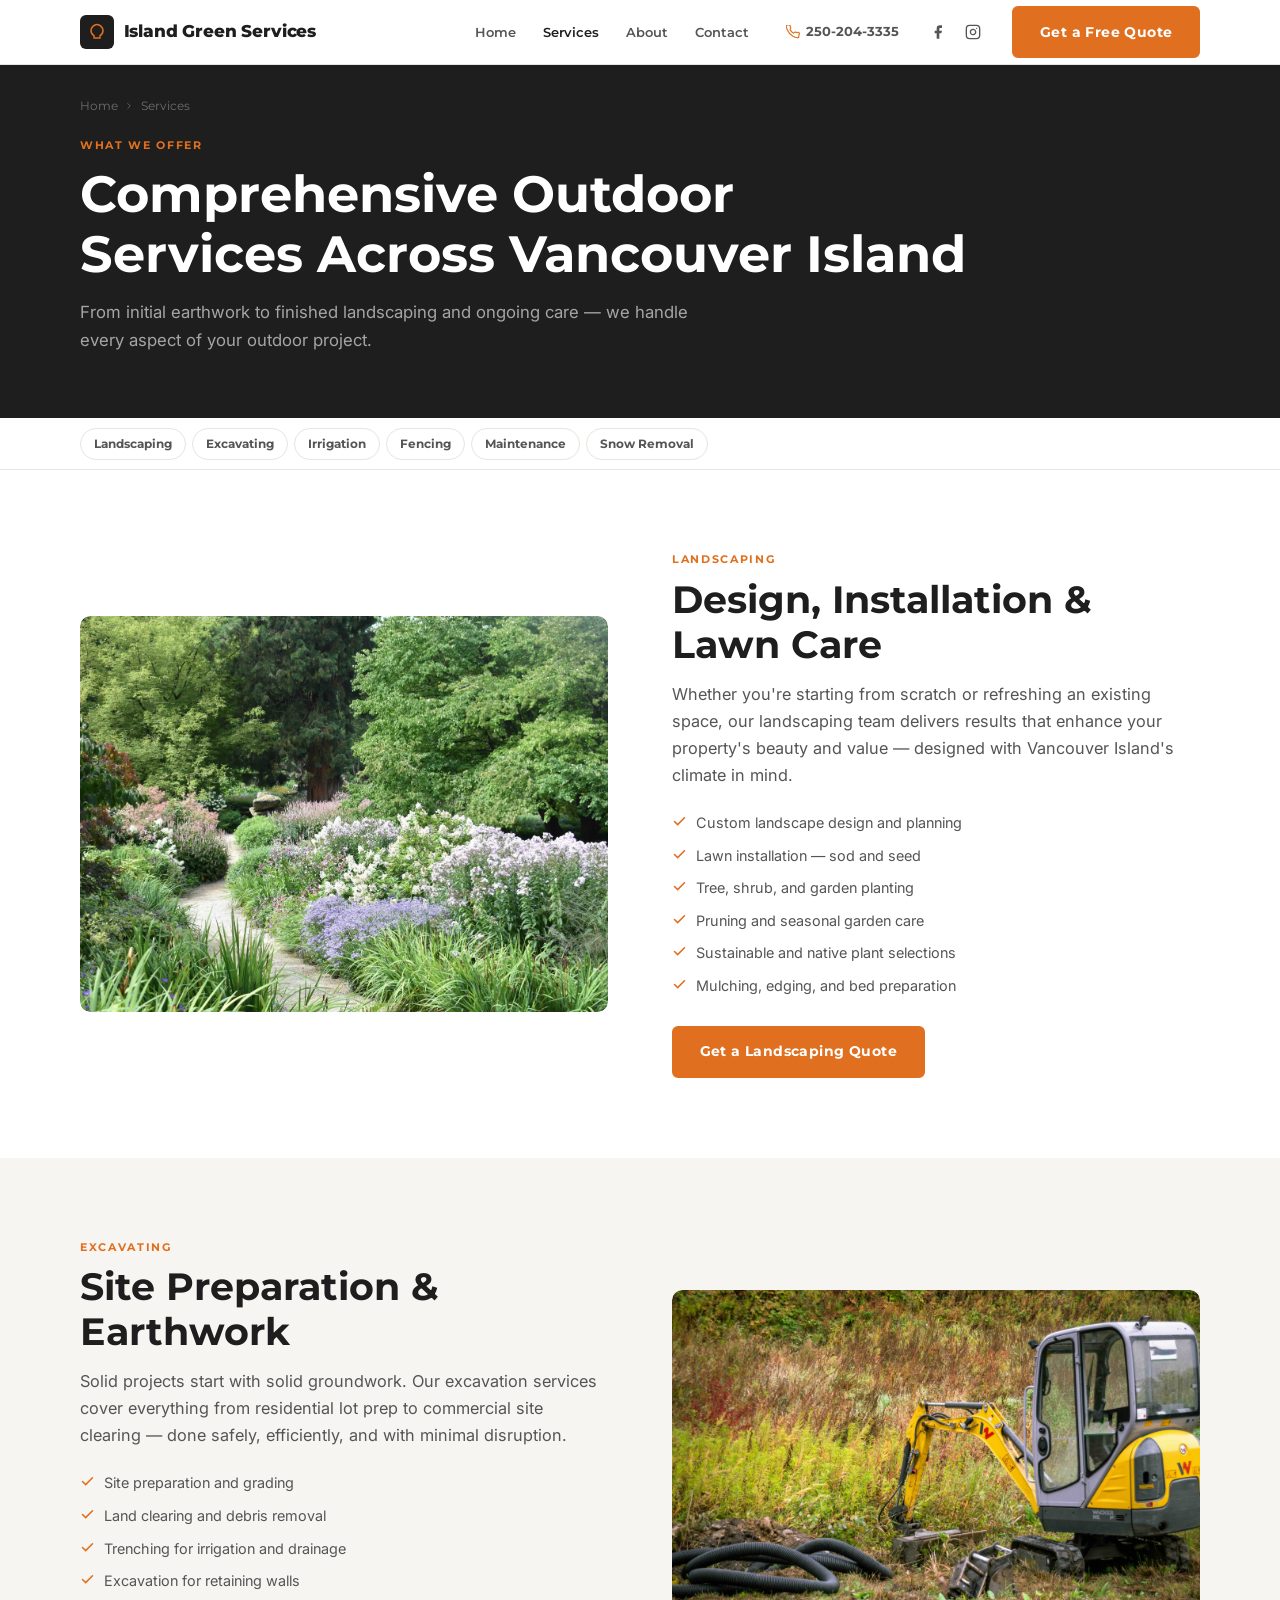
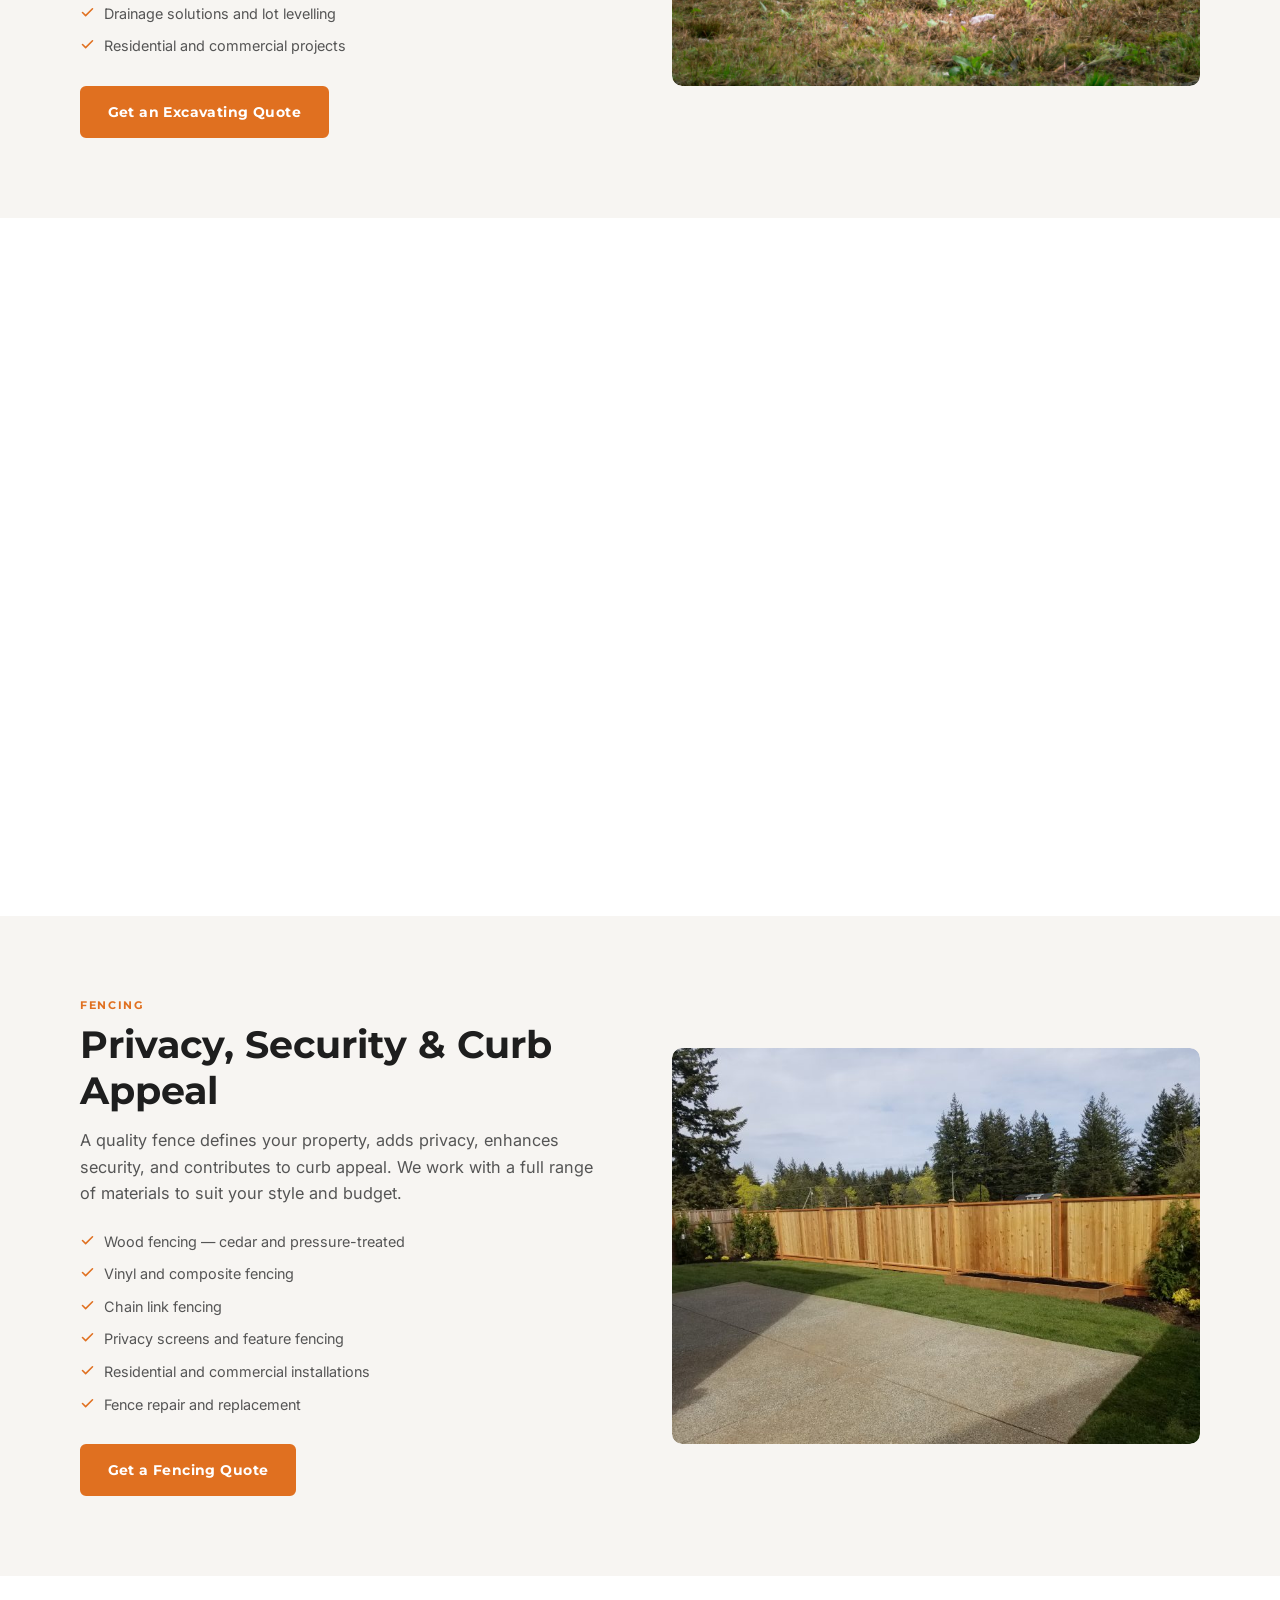
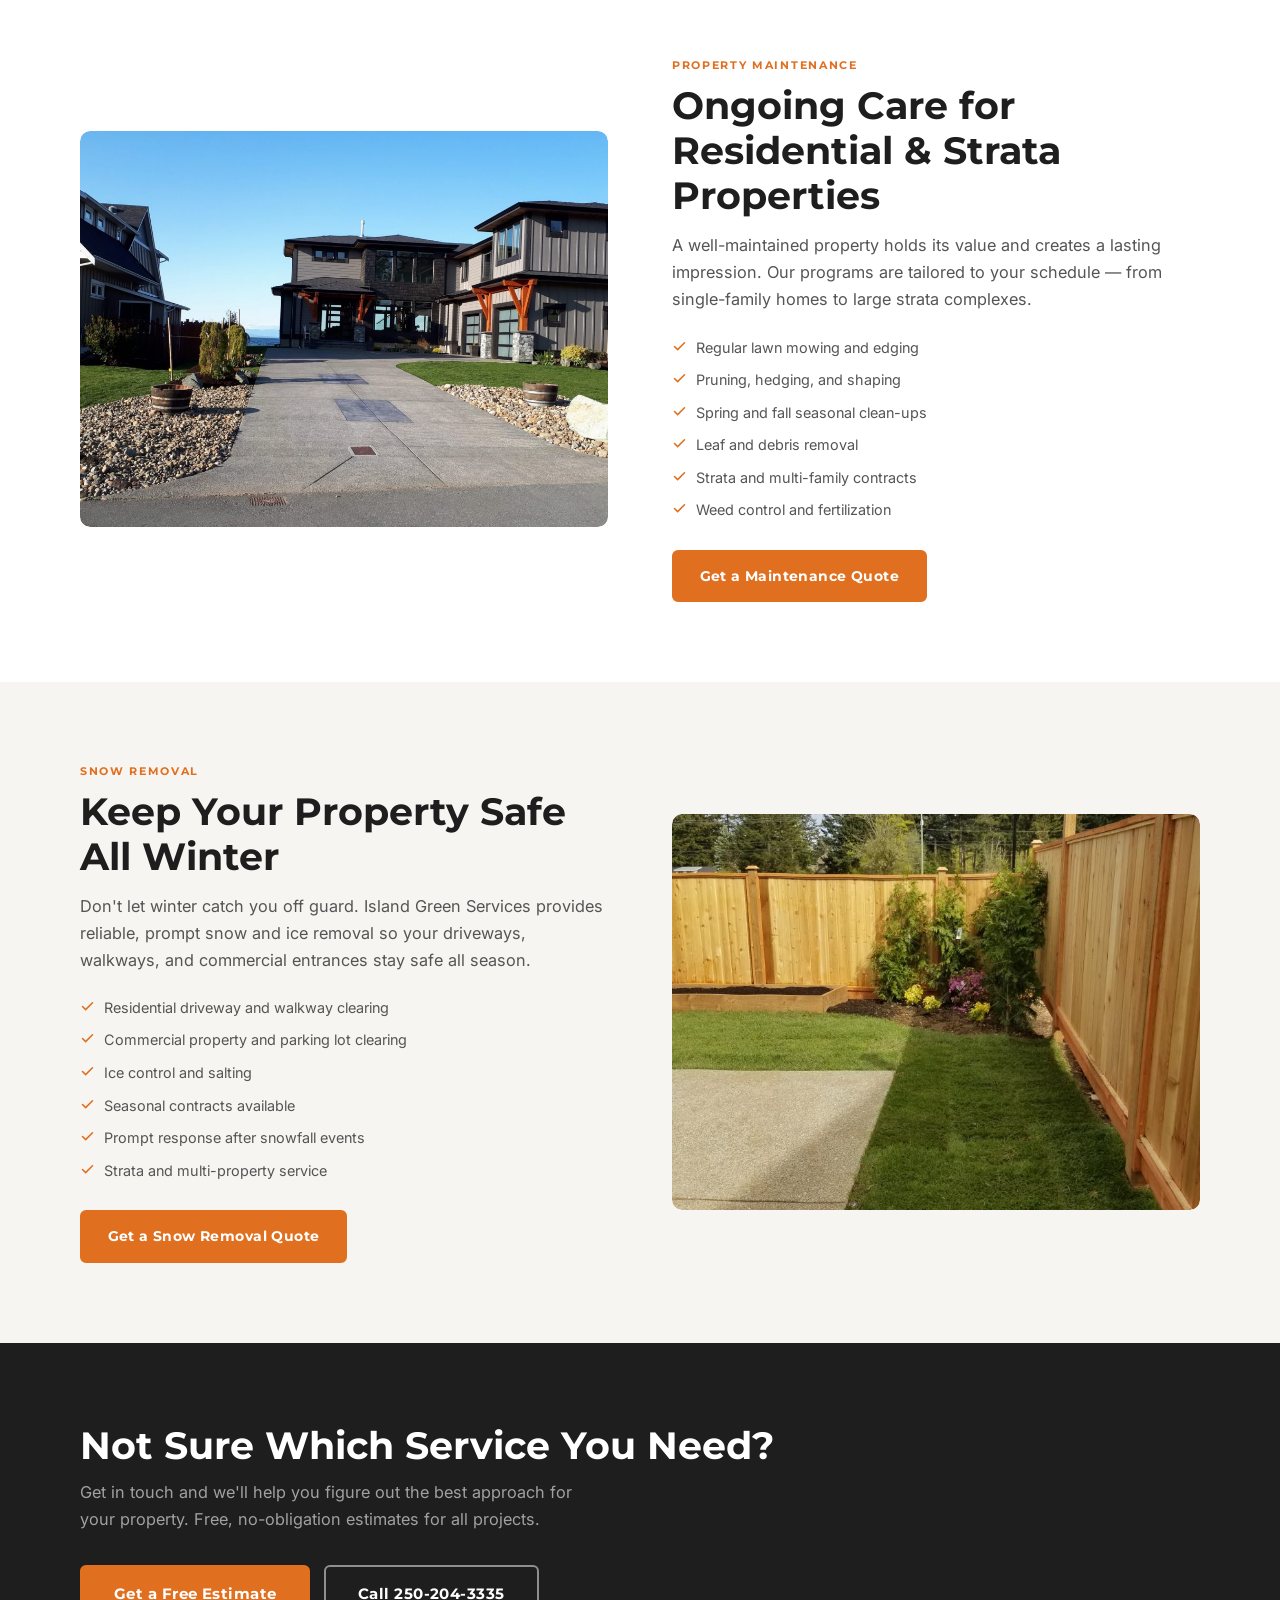
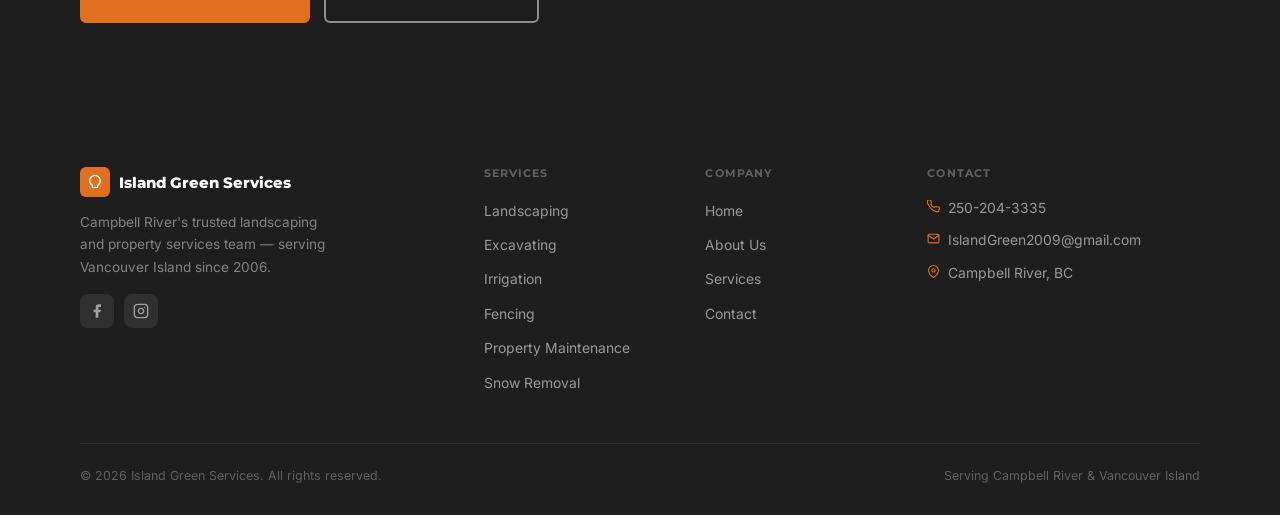
<file: services.html>
<!DOCTYPE html>
<html lang="en">
<head>
  <meta charset="UTF-8">
  <meta name="viewport" content="width=device-width, initial-scale=1.0">
  <title>Services | Island Green Services — Campbell River</title>
  <meta name="description" content="Landscaping, excavating, irrigation, fencing, property maintenance and snow removal across Campbell River and Vancouver Island. Get a free quote today.">
  <link rel="canonical" href="https://islandgreenservices.ca/services.html">
  <link rel="preconnect" href="https://fonts.googleapis.com">
  <link rel="preconnect" href="https://fonts.gstatic.com" crossorigin>
  <link href="https://fonts.googleapis.com/css2?family=Inter:wght@400;500;600&family=Montserrat:wght@600;700;800&display=swap" rel="stylesheet">
  <link rel="stylesheet" href="style.css">
</head>
<body>

<!-- NAV -->
<nav class="site-nav scrolled">
  <div class="container nav-inner">
    <a href="index.html" class="nav-logo">
      <div class="nav-logo-mark"><svg viewBox="0 0 24 24" fill="none" stroke="var(--orange)" stroke-width="2" stroke-linecap="round" stroke-linejoin="round"><path d="M12 2C8 2 4 6 4 10c0 3 1.5 5.5 4 7v3h8v-3c2.5-1.5 4-4 4-7 0-4-4-8-8-8z"/></svg></div>
      Island Green Services
    </a>
    <ul class="nav-links">
      <li><a href="index.html">Home</a></li>
      <li><a href="services.html" class="active">Services</a></li>
      <li><a href="about.html">About</a></li>
      <li><a href="contact.html">Contact</a></li>
    </ul>
    <a href="tel:2502043335" class="nav-phone"><svg viewBox="0 0 24 24" fill="none" stroke-width="2" stroke-linecap="round" stroke-linejoin="round"><path d="M22 16.92v3a2 2 0 01-2.18 2 19.79 19.79 0 01-8.63-3.07A19.5 19.5 0 013.07 9.8 19.79 19.79 0 01.23 1.18 2 2 0 012.22 0h3a2 2 0 012 1.72 12.84 12.84 0 00.7 2.81 2 2 0 01-.45 2.11L6.91 7.91a16 16 0 006.09 6.09l1.27-1.27a2 2 0 012.11-.45 12.84 12.84 0 002.81.7A2 2 0 0122 16.92z"/></svg>250-204-3335</a>
    <div class="nav-social">
      <a href="#" aria-label="Facebook" target="_blank" rel="noopener noreferrer">
        <svg viewBox="0 0 24 24" fill="currentColor"><path d="M18 2h-3a5 5 0 00-5 5v3H7v4h3v8h4v-8h3l1-4h-4V7a1 1 0 011-1h3z"/></svg>
      </a>
      <a href="#" aria-label="Instagram" target="_blank" rel="noopener noreferrer">
        <svg viewBox="0 0 24 24" fill="none" stroke="currentColor" stroke-width="2" stroke-linecap="round" stroke-linejoin="round"><rect x="2" y="2" width="20" height="20" rx="5" ry="5"/><path d="M16 11.37A4 4 0 1112.63 8 4 4 0 0116 11.37z"/><line x1="17.5" y1="6.5" x2="17.51" y2="6.5"/></svg>
      </a>
    </div>
    <a href="contact.html" class="btn btn-primary nav-cta">Get a Free Quote</a>
    <button class="nav-toggle" id="navToggle" aria-label="Open menu"><span></span><span></span><span></span></button>
  </div>
</nav>
<div class="mobile-nav" id="mobileNav">
  <button class="mobile-nav-close" id="mobileClose" aria-label="Close menu"><svg viewBox="0 0 24 24" fill="none" stroke-width="2" stroke-linecap="round" stroke-linejoin="round"><line x1="18" y1="6" x2="6" y2="18"/><line x1="6" y1="6" x2="18" y2="18"/></svg></button>
  <a href="index.html">Home</a><a href="services.html">Services</a><a href="about.html">About</a><a href="contact.html">Contact</a>
  <a href="tel:2502043335" class="btn btn-outline-light" style="margin-top:1.5rem;">Call 250-204-3335</a>
  <a href="contact.html" class="btn btn-primary">Get a Free Quote</a>
</div>

<!-- PAGE HERO -->
<header class="page-hero">
  <div class="container">
    <nav class="breadcrumb"><a href="index.html">Home</a><svg viewBox="0 0 24 24" fill="none" stroke-width="2" stroke-linecap="round" stroke-linejoin="round"><polyline points="9 18 15 12 9 6"/></svg><span>Services</span></nav>
    <span class="label">What We Offer</span>
    <h1>Comprehensive Outdoor<br>Services Across Vancouver Island</h1>
    <p>From initial earthwork to finished landscaping and ongoing care — we handle every aspect of your outdoor project.</p>
  </div>
</header>

<!-- JUMP NAV -->
<div class="jump-nav">
  <div class="container jump-nav-inner">
    <a href="#landscaping" class="jump-link">Landscaping</a>
    <a href="#excavating" class="jump-link">Excavating</a>
    <a href="#irrigation" class="jump-link">Irrigation</a>
    <a href="#fencing" class="jump-link">Fencing</a>
    <a href="#maintenance" class="jump-link">Maintenance</a>
    <a href="#snow" class="jump-link">Snow Removal</a>
  </div>
</div>

<!-- LANDSCAPING -->
<section class="service-detail" id="landscaping">
  <div class="container svc-detail-grid">
    <div class="svc-detail-img fade-in">
      <img src="Images/Flowers2.jpg" alt="Landscaping and garden planting by Island Green Services — Campbell River">
    </div>
    <div class="svc-detail-content fade-in">
      <span class="label">Landscaping</span>
      <h2>Design, Installation &amp; Lawn Care</h2>
      <p>Whether you're starting from scratch or refreshing an existing space, our landscaping team delivers results that enhance your property's beauty and value — designed with Vancouver Island's climate in mind.</p>
      <ul class="feature-list">
        <li class="feature-item"><svg viewBox="0 0 24 24" fill="none" stroke-width="2.5" stroke-linecap="round" stroke-linejoin="round"><polyline points="20 6 9 17 4 12"/></svg>Custom landscape design and planning</li>
        <li class="feature-item"><svg viewBox="0 0 24 24" fill="none" stroke-width="2.5" stroke-linecap="round" stroke-linejoin="round"><polyline points="20 6 9 17 4 12"/></svg>Lawn installation — sod and seed</li>
        <li class="feature-item"><svg viewBox="0 0 24 24" fill="none" stroke-width="2.5" stroke-linecap="round" stroke-linejoin="round"><polyline points="20 6 9 17 4 12"/></svg>Tree, shrub, and garden planting</li>
        <li class="feature-item"><svg viewBox="0 0 24 24" fill="none" stroke-width="2.5" stroke-linecap="round" stroke-linejoin="round"><polyline points="20 6 9 17 4 12"/></svg>Pruning and seasonal garden care</li>
        <li class="feature-item"><svg viewBox="0 0 24 24" fill="none" stroke-width="2.5" stroke-linecap="round" stroke-linejoin="round"><polyline points="20 6 9 17 4 12"/></svg>Sustainable and native plant selections</li>
        <li class="feature-item"><svg viewBox="0 0 24 24" fill="none" stroke-width="2.5" stroke-linecap="round" stroke-linejoin="round"><polyline points="20 6 9 17 4 12"/></svg>Mulching, edging, and bed preparation</li>
      </ul>
      <a href="contact.html" class="btn btn-primary">Get a Landscaping Quote</a>
    </div>
  </div>
</section>

<!-- EXCAVATING -->
<section class="service-detail" id="excavating">
  <div class="container svc-detail-grid">
    <div class="svc-detail-img fade-in">
      <img src="Images/Equipment.jpg" alt="Excavating equipment on a Campbell River commercial project — Island Green Services">
    </div>
    <div class="svc-detail-content fade-in">
      <span class="label">Excavating</span>
      <h2>Site Preparation &amp; Earthwork</h2>
      <p>Solid projects start with solid groundwork. Our excavation services cover everything from residential lot prep to commercial site clearing — done safely, efficiently, and with minimal disruption.</p>
      <ul class="feature-list">
        <li class="feature-item"><svg viewBox="0 0 24 24" fill="none" stroke-width="2.5" stroke-linecap="round" stroke-linejoin="round"><polyline points="20 6 9 17 4 12"/></svg>Site preparation and grading</li>
        <li class="feature-item"><svg viewBox="0 0 24 24" fill="none" stroke-width="2.5" stroke-linecap="round" stroke-linejoin="round"><polyline points="20 6 9 17 4 12"/></svg>Land clearing and debris removal</li>
        <li class="feature-item"><svg viewBox="0 0 24 24" fill="none" stroke-width="2.5" stroke-linecap="round" stroke-linejoin="round"><polyline points="20 6 9 17 4 12"/></svg>Trenching for irrigation and drainage</li>
        <li class="feature-item"><svg viewBox="0 0 24 24" fill="none" stroke-width="2.5" stroke-linecap="round" stroke-linejoin="round"><polyline points="20 6 9 17 4 12"/></svg>Excavation for retaining walls</li>
        <li class="feature-item"><svg viewBox="0 0 24 24" fill="none" stroke-width="2.5" stroke-linecap="round" stroke-linejoin="round"><polyline points="20 6 9 17 4 12"/></svg>Drainage solutions and lot levelling</li>
        <li class="feature-item"><svg viewBox="0 0 24 24" fill="none" stroke-width="2.5" stroke-linecap="round" stroke-linejoin="round"><polyline points="20 6 9 17 4 12"/></svg>Residential and commercial projects</li>
      </ul>
      <a href="contact.html" class="btn btn-primary">Get an Excavating Quote</a>
    </div>
  </div>
</section>

<!-- IRRIGATION -->
<section class="service-detail" id="irrigation">
  <div class="container svc-detail-grid">
    <div class="svc-detail-img fade-in">
      <img src="Images/Irrigation1.jpg" alt="Underground irrigation system installation — Island Green Services Campbell River">
    </div>
    <div class="svc-detail-content fade-in">
      <span class="label">Irrigation</span>
      <h2>Smart, Water-Efficient Irrigation Systems</h2>
      <p>A properly designed irrigation system saves water, reduces your utility bills, and keeps your landscape healthy year-round.</p>
      <div class="warranty-badge"><svg viewBox="0 0 24 24" fill="none" stroke-width="2" stroke-linecap="round" stroke-linejoin="round"><path d="M12 22s8-4 8-10V5l-8-3-8 3v7c0 6 8 10 8 10z"/></svg>2-Year Warranty on All Irrigation Installations</div>
      <ul class="feature-list">
        <li class="feature-item"><svg viewBox="0 0 24 24" fill="none" stroke-width="2.5" stroke-linecap="round" stroke-linejoin="round"><polyline points="20 6 9 17 4 12"/></svg>Custom-designed irrigation layouts</li>
        <li class="feature-item"><svg viewBox="0 0 24 24" fill="none" stroke-width="2.5" stroke-linecap="round" stroke-linejoin="round"><polyline points="20 6 9 17 4 12"/></svg>Automated watering schedules</li>
        <li class="feature-item"><svg viewBox="0 0 24 24" fill="none" stroke-width="2.5" stroke-linecap="round" stroke-linejoin="round"><polyline points="20 6 9 17 4 12"/></svg>Water-efficient drip and spray systems</li>
        <li class="feature-item"><svg viewBox="0 0 24 24" fill="none" stroke-width="2.5" stroke-linecap="round" stroke-linejoin="round"><polyline points="20 6 9 17 4 12"/></svg>Seasonal start-up and winterization</li>
        <li class="feature-item"><svg viewBox="0 0 24 24" fill="none" stroke-width="2.5" stroke-linecap="round" stroke-linejoin="round"><polyline points="20 6 9 17 4 12"/></svg>System inspection and repair</li>
        <li class="feature-item"><svg viewBox="0 0 24 24" fill="none" stroke-width="2.5" stroke-linecap="round" stroke-linejoin="round"><polyline points="20 6 9 17 4 12"/></svg>Upgrades to smart controllers</li>
      </ul>
      <a href="contact.html" class="btn btn-primary">Get an Irrigation Quote</a>
    </div>
  </div>
</section>

<!-- FENCING -->
<section class="service-detail" id="fencing">
  <div class="container svc-detail-grid">
    <div class="svc-detail-img fade-in">
      <img src="Images/Fencing2.jpg" alt="Cedar privacy fencing installed by Island Green Services — Vancouver Island">
    </div>
    <div class="svc-detail-content fade-in">
      <span class="label">Fencing</span>
      <h2>Privacy, Security &amp; Curb Appeal</h2>
      <p>A quality fence defines your property, adds privacy, enhances security, and contributes to curb appeal. We work with a full range of materials to suit your style and budget.</p>
      <ul class="feature-list">
        <li class="feature-item"><svg viewBox="0 0 24 24" fill="none" stroke-width="2.5" stroke-linecap="round" stroke-linejoin="round"><polyline points="20 6 9 17 4 12"/></svg>Wood fencing — cedar and pressure-treated</li>
        <li class="feature-item"><svg viewBox="0 0 24 24" fill="none" stroke-width="2.5" stroke-linecap="round" stroke-linejoin="round"><polyline points="20 6 9 17 4 12"/></svg>Vinyl and composite fencing</li>
        <li class="feature-item"><svg viewBox="0 0 24 24" fill="none" stroke-width="2.5" stroke-linecap="round" stroke-linejoin="round"><polyline points="20 6 9 17 4 12"/></svg>Chain link fencing</li>
        <li class="feature-item"><svg viewBox="0 0 24 24" fill="none" stroke-width="2.5" stroke-linecap="round" stroke-linejoin="round"><polyline points="20 6 9 17 4 12"/></svg>Privacy screens and feature fencing</li>
        <li class="feature-item"><svg viewBox="0 0 24 24" fill="none" stroke-width="2.5" stroke-linecap="round" stroke-linejoin="round"><polyline points="20 6 9 17 4 12"/></svg>Residential and commercial installations</li>
        <li class="feature-item"><svg viewBox="0 0 24 24" fill="none" stroke-width="2.5" stroke-linecap="round" stroke-linejoin="round"><polyline points="20 6 9 17 4 12"/></svg>Fence repair and replacement</li>
      </ul>
      <a href="contact.html" class="btn btn-primary">Get a Fencing Quote</a>
    </div>
  </div>
</section>

<!-- MAINTENANCE -->
<section class="service-detail" id="maintenance">
  <div class="container svc-detail-grid">
    <div class="svc-detail-img fade-in">
      <img src="Images/Commercial Projects1.jpg" alt="Commercial grounds maintenance by Island Green Services — Campbell River">
    </div>
    <div class="svc-detail-content fade-in">
      <span class="label">Property Maintenance</span>
      <h2>Ongoing Care for Residential &amp; Strata Properties</h2>
      <p>A well-maintained property holds its value and creates a lasting impression. Our programs are tailored to your schedule — from single-family homes to large strata complexes.</p>
      <ul class="feature-list">
        <li class="feature-item"><svg viewBox="0 0 24 24" fill="none" stroke-width="2.5" stroke-linecap="round" stroke-linejoin="round"><polyline points="20 6 9 17 4 12"/></svg>Regular lawn mowing and edging</li>
        <li class="feature-item"><svg viewBox="0 0 24 24" fill="none" stroke-width="2.5" stroke-linecap="round" stroke-linejoin="round"><polyline points="20 6 9 17 4 12"/></svg>Pruning, hedging, and shaping</li>
        <li class="feature-item"><svg viewBox="0 0 24 24" fill="none" stroke-width="2.5" stroke-linecap="round" stroke-linejoin="round"><polyline points="20 6 9 17 4 12"/></svg>Spring and fall seasonal clean-ups</li>
        <li class="feature-item"><svg viewBox="0 0 24 24" fill="none" stroke-width="2.5" stroke-linecap="round" stroke-linejoin="round"><polyline points="20 6 9 17 4 12"/></svg>Leaf and debris removal</li>
        <li class="feature-item"><svg viewBox="0 0 24 24" fill="none" stroke-width="2.5" stroke-linecap="round" stroke-linejoin="round"><polyline points="20 6 9 17 4 12"/></svg>Strata and multi-family contracts</li>
        <li class="feature-item"><svg viewBox="0 0 24 24" fill="none" stroke-width="2.5" stroke-linecap="round" stroke-linejoin="round"><polyline points="20 6 9 17 4 12"/></svg>Weed control and fertilization</li>
      </ul>
      <a href="contact.html" class="btn btn-primary">Get a Maintenance Quote</a>
    </div>
  </div>
</section>

<!-- SNOW -->
<section class="service-detail" id="snow">
  <div class="container svc-detail-grid">
    <div class="svc-detail-img fade-in">
      <img src="Images/Fencing3.jpg" alt="Winter property services by Island Green Services — Campbell River">
    </div>
    <div class="svc-detail-content fade-in">
      <span class="label">Snow Removal</span>
      <h2>Keep Your Property Safe All Winter</h2>
      <p>Don't let winter catch you off guard. Island Green Services provides reliable, prompt snow and ice removal so your driveways, walkways, and commercial entrances stay safe all season.</p>
      <ul class="feature-list">
        <li class="feature-item"><svg viewBox="0 0 24 24" fill="none" stroke-width="2.5" stroke-linecap="round" stroke-linejoin="round"><polyline points="20 6 9 17 4 12"/></svg>Residential driveway and walkway clearing</li>
        <li class="feature-item"><svg viewBox="0 0 24 24" fill="none" stroke-width="2.5" stroke-linecap="round" stroke-linejoin="round"><polyline points="20 6 9 17 4 12"/></svg>Commercial property and parking lot clearing</li>
        <li class="feature-item"><svg viewBox="0 0 24 24" fill="none" stroke-width="2.5" stroke-linecap="round" stroke-linejoin="round"><polyline points="20 6 9 17 4 12"/></svg>Ice control and salting</li>
        <li class="feature-item"><svg viewBox="0 0 24 24" fill="none" stroke-width="2.5" stroke-linecap="round" stroke-linejoin="round"><polyline points="20 6 9 17 4 12"/></svg>Seasonal contracts available</li>
        <li class="feature-item"><svg viewBox="0 0 24 24" fill="none" stroke-width="2.5" stroke-linecap="round" stroke-linejoin="round"><polyline points="20 6 9 17 4 12"/></svg>Prompt response after snowfall events</li>
        <li class="feature-item"><svg viewBox="0 0 24 24" fill="none" stroke-width="2.5" stroke-linecap="round" stroke-linejoin="round"><polyline points="20 6 9 17 4 12"/></svg>Strata and multi-property service</li>
      </ul>
      <a href="contact.html" class="btn btn-primary">Get a Snow Removal Quote</a>
    </div>
  </div>
</section>

<!-- CTA -->
<section class="cta-section">
  <div class="container cta-inner">
    <div class="cta-text fade-in"><h2>Not Sure Which Service You Need?</h2><p>Get in touch and we'll help you figure out the best approach for your property. Free, no-obligation estimates for all projects.</p></div>
    <div class="cta-actions fade-in"><a href="contact.html" class="btn btn-primary btn-lg">Get a Free Estimate</a><a href="tel:2502043335" class="btn btn-outline-light btn-lg">Call 250-204-3335</a></div>
  </div>
</section>

<!-- FOOTER -->
<footer class="site-footer">
  <div class="container">
    <div class="footer-grid">
      <div class="footer-brand"><div class="footer-logo"><div class="footer-logo-mark"><svg viewBox="0 0 24 24" fill="none" stroke="white" stroke-width="2" stroke-linecap="round" stroke-linejoin="round"><path d="M12 2C8 2 4 6 4 10c0 3 1.5 5.5 4 7v3h8v-3c2.5-1.5 4-4 4-7 0-4-4-8-8-8z"/></svg></div><span class="footer-logo-text">Island Green Services</span></div><p>Campbell River's trusted landscaping and property services team — serving Vancouver Island since 2006.</p><div class="footer-social"><a href="#" aria-label="Facebook" target="_blank" rel="noopener noreferrer"><svg viewBox="0 0 24 24" fill="currentColor"><path d="M18 2h-3a5 5 0 00-5 5v3H7v4h3v8h4v-8h3l1-4h-4V7a1 1 0 011-1h3z"/></svg></a><a href="#" aria-label="Instagram" target="_blank" rel="noopener noreferrer"><svg viewBox="0 0 24 24" fill="none" stroke="currentColor" stroke-width="2" stroke-linecap="round" stroke-linejoin="round"><rect x="2" y="2" width="20" height="20" rx="5" ry="5"/><path d="M16 11.37A4 4 0 1112.63 8 4 4 0 0116 11.37z"/><line x1="17.5" y1="6.5" x2="17.51" y2="6.5"/></svg></a></div></div>
      <div class="footer-col"><h4>Services</h4><ul><li><a href="#landscaping">Landscaping</a></li><li><a href="#excavating">Excavating</a></li><li><a href="#irrigation">Irrigation</a></li><li><a href="#fencing">Fencing</a></li><li><a href="#maintenance">Property Maintenance</a></li><li><a href="#snow">Snow Removal</a></li></ul></div>
      <div class="footer-col"><h4>Company</h4><ul><li><a href="index.html">Home</a></li><li><a href="about.html">About Us</a></li><li><a href="services.html">Services</a></li><li><a href="contact.html">Contact</a></li></ul></div>
      <div class="footer-col"><h4>Contact</h4><div class="footer-contact-row"><svg viewBox="0 0 24 24" fill="none" stroke-width="2" stroke-linecap="round" stroke-linejoin="round"><path d="M22 16.92v3a2 2 0 01-2.18 2 19.79 19.79 0 01-8.63-3.07A19.5 19.5 0 013.07 9.8 19.79 19.79 0 01.23 1.18 2 2 0 012.22 0h3a2 2 0 012 1.72 12.84 12.84 0 00.7 2.81 2 2 0 01-.45 2.11L6.91 7.91a16 16 0 006.09 6.09l1.27-1.27a2 2 0 012.11-.45 12.84 12.84 0 002.81.7A2 2 0 0122 16.92z"/></svg><a href="tel:2502043335">250-204-3335</a></div><div class="footer-contact-row"><svg viewBox="0 0 24 24" fill="none" stroke-width="2" stroke-linecap="round" stroke-linejoin="round"><path d="M4 4h16c1.1 0 2 .9 2 2v12c0 1.1-.9 2-2 2H4c-1.1 0-2-.9-2-2V6c0-1.1.9-2 2-2z"/><polyline points="22,6 12,13 2,6"/></svg><a href="mailto:IslandGreen2009@gmail.com">IslandGreen2009@gmail.com</a></div><div class="footer-contact-row"><svg viewBox="0 0 24 24" fill="none" stroke-width="2" stroke-linecap="round" stroke-linejoin="round"><path d="M21 10c0 7-9 13-9 13s-9-6-9-13a9 9 0 0118 0z"/><circle cx="12" cy="10" r="3"/></svg>Campbell River, BC</div></div>
    </div>
    <div class="footer-bottom"><span>© <span id="year"></span> Island Green Services. All rights reserved.</span><span>Serving Campbell River &amp; Vancouver Island</span></div>
  </div>
</footer>
<script src="main.js"></script>
</body>
</html>
</file>
<file: style.css>
/* ============================================================
   Island Green Services — Stylesheet v2
   Light base · Charcoal feature panels · Orange accent
   ============================================================ */

/* ---------- Reset ---------- */
*, *::before, *::after { box-sizing: border-box; margin: 0; padding: 0; }

:root {
  /* Core palette */
  --orange:        #e07020;
  --orange-dark:   #c05e18;
  --orange-light:  #fdf3eb;
  --charcoal:      #1e1e1e;
  --charcoal-mid:  #2e2e2e;
  --white:         #ffffff;
  --off-white:     #f7f5f2;
  --border:        #e8e4de;
  --text-dark:     #1e1e1e;
  --text-mid:      #555555;
  --text-light:    #888888;

  /* Type */
  --font-head: 'Montserrat', sans-serif;
  --font-body: 'Inter', sans-serif;

  /* Misc */
  --max-w:    1200px;
  --radius:   6px;
  --radius-lg: 10px;
  --shadow:   0 2px 16px rgba(0,0,0,0.07);
  --shadow-lg:0 8px 40px rgba(0,0,0,0.12);
  --transition: 0.2s ease;
}

html { scroll-behavior: smooth; font-size: 16px; }
body {
  font-family: var(--font-body);
  color: var(--text-dark);
  background: var(--white);
  line-height: 1.65;
  -webkit-font-smoothing: antialiased;
}
img { max-width: 100%; display: block; }
a { color: inherit; text-decoration: none; }
ul { list-style: none; }

/* ---------- Typography ---------- */
h1, h2, h3, h4 {
  font-family: var(--font-head);
  font-weight: 700;
  line-height: 1.18;
  color: var(--text-dark);
}
h1 { font-size: clamp(2rem, 4.5vw, 3.2rem); }
h2 { font-size: clamp(1.6rem, 3vw, 2.4rem); }
h3 { font-size: clamp(1.1rem, 2vw, 1.35rem); }
h4 { font-size: 1rem; }

p { color: var(--text-mid); max-width: 66ch; }

.label {
  font-family: var(--font-head);
  font-size: 0.7rem;
  font-weight: 700;
  letter-spacing: 0.15em;
  text-transform: uppercase;
  color: var(--orange);
  display: block;
}

/* ---------- Layout ---------- */
.container {
  width: 100%;
  max-width: var(--max-w);
  margin-inline: auto;
  padding-inline: clamp(1.25rem, 5vw, 2.5rem);
}
section { padding-block: clamp(4rem, 7vw, 6rem); }

.section-header { max-width: 580px; margin-bottom: 3rem; }
.section-header .label { margin-bottom: 0.5rem; }
.section-header h2 { margin-bottom: 0.85rem; }
.section-header p { font-size: 1.05rem; }
.section-header.centered { margin-inline: auto; text-align: center; }
.section-header.centered p { margin-inline: auto; }

/* ---------- Buttons ---------- */
.btn {
  display: inline-flex;
  align-items: center;
  gap: 0.45rem;
  font-family: var(--font-head);
  font-size: 0.85rem;
  font-weight: 700;
  letter-spacing: 0.03em;
  border-radius: var(--radius);
  padding: 0.8rem 1.6rem;
  cursor: pointer;
  transition: var(--transition);
  border: 2px solid transparent;
  white-space: nowrap;
  text-decoration: none;
}
.btn-primary {
  background: var(--orange);
  color: var(--white);
  border-color: var(--orange);
}
.btn-primary:hover {
  background: var(--orange-dark);
  border-color: var(--orange-dark);
  transform: translateY(-1px);
  box-shadow: 0 4px 18px rgba(224,112,32,0.35);
}
.btn-outline-light {
  background: transparent;
  color: var(--white);
  border-color: rgba(255,255,255,0.5);
}
.btn-outline-light:hover {
  background: rgba(255,255,255,0.1);
  border-color: var(--white);
}
.btn-outline-dark {
  background: transparent;
  color: var(--text-dark);
  border-color: var(--border);
}
.btn-outline-dark:hover {
  border-color: var(--orange);
  color: var(--orange);
}
.btn-lg { padding: 0.95rem 2rem; font-size: 0.92rem; }

/* ---------- Navigation ---------- */
.site-nav {
  position: fixed;
  top: 0; left: 0; right: 0;
  z-index: 1000;
  background: var(--white);
  border-bottom: 1px solid var(--border);
  padding: 0;
  transition: box-shadow var(--transition);
}
.site-nav.scrolled { box-shadow: 0 2px 20px rgba(0,0,0,0.08); }

.nav-inner {
  display: flex;
  align-items: center;
  height: 64px;
  gap: 1.5rem;
}

.nav-logo {
  display: flex;
  align-items: center;
  gap: 0.6rem;
  font-family: var(--font-head);
  font-weight: 800;
  font-size: 1.05rem;
  color: var(--text-dark);
  letter-spacing: -0.01em;
  flex-shrink: 0;
}
.nav-logo-mark {
  width: 34px; height: 34px;
  background: var(--charcoal);
  border-radius: var(--radius);
  display: grid;
  place-items: center;
  flex-shrink: 0;
}
.nav-logo-mark svg { width: 18px; height: 18px; }

.nav-links {
  display: flex;
  align-items: center;
  gap: 0.1rem;
  margin-left: auto;
}
.nav-links a {
  font-family: var(--font-head);
  font-size: 0.82rem;
  font-weight: 600;
  color: var(--text-mid);
  padding: 0.4rem 0.8rem;
  border-radius: var(--radius);
  transition: var(--transition);
}
.nav-links a:hover { color: var(--text-dark); background: var(--off-white); }
.nav-links a.active { color: var(--text-dark); }

.nav-phone {
  font-family: var(--font-head);
  font-size: 0.82rem;
  font-weight: 700;
  color: var(--text-mid);
  display: flex;
  align-items: center;
  gap: 0.35rem;
  transition: color var(--transition);
  flex-shrink: 0;
}
.nav-phone:hover { color: var(--orange); }
.nav-phone svg { width: 14px; height: 14px; stroke: var(--orange); }

.nav-cta { flex-shrink: 0; }

.nav-social { display: flex; align-items: center; gap: 0.35rem; flex-shrink: 0; }
.nav-social a { display: grid; place-items: center; width: 30px; height: 30px; border-radius: 6px; color: var(--text-mid); transition: color var(--transition), background var(--transition); }
.nav-social a:hover { color: var(--orange); background: var(--off-white); }
.nav-social svg { width: 16px; height: 16px; }

.footer-social { display: flex; gap: 0.6rem; margin-top: 1rem; }
.footer-social a { display: grid; place-items: center; width: 34px; height: 34px; border-radius: 8px; background: rgba(255,255,255,0.08); color: rgba(255,255,255,0.55); transition: background var(--transition), color var(--transition); }
.footer-social a:hover { background: var(--orange); color: var(--white); }
.footer-social svg { width: 16px; height: 16px; }

.nav-toggle {
  display: none;
  flex-direction: column;
  gap: 5px;
  cursor: pointer;
  padding: 4px;
  background: none;
  border: none;
  margin-left: auto;
}
.nav-toggle span {
  display: block;
  width: 22px; height: 2px;
  background: var(--charcoal);
  border-radius: 2px;
  transition: var(--transition);
}

/* Mobile nav */
.mobile-nav {
  display: none;
  position: fixed;
  inset: 0;
  background: var(--charcoal);
  z-index: 999;
  flex-direction: column;
  padding: 5rem 2rem 2rem;
  gap: 0.25rem;
}
.mobile-nav.open { display: flex; }
.mobile-nav a {
  font-family: var(--font-head);
  font-size: 1.4rem;
  font-weight: 700;
  color: rgba(255,255,255,0.8);
  padding: 0.7rem 0;
  border-bottom: 1px solid rgba(255,255,255,0.07);
  transition: color var(--transition);
}
.mobile-nav a:hover { color: var(--white); }
.mobile-nav .btn { margin-top: 1.5rem; justify-content: center; }
.mobile-nav-close {
  position: absolute;
  top: 1.1rem; right: 1.1rem;
  background: none; border: none; cursor: pointer;
  color: rgba(255,255,255,0.6);
}
.mobile-nav-close svg { width: 26px; height: 26px; stroke: currentColor; }

/* ---------- HERO (dark feature) ---------- */
.hero {
  position: relative;
  min-height: 92vh;
  display: flex;
  align-items: center;
  padding-top: 64px;
  overflow: hidden;
}
.hero-bg {
  position: absolute; inset: 0; z-index: 0;
  background: url('Images/Maintenance1.jpg') center center / cover no-repeat;
}
.hero-overlay { position: absolute; inset: 0; z-index: 1; background: linear-gradient(100deg, rgba(0,0,0,0.68) 0%, rgba(0,0,0,0.28) 65%, transparent 100%); }

.hero-content {
  position: relative; z-index: 2;
  max-width: 680px;
  padding-block: 5rem;
}
.hero-eyebrow {
  display: inline-flex;
  align-items: center;
  gap: 0.5rem;
  font-family: var(--font-head);
  font-size: 0.7rem;
  font-weight: 700;
  letter-spacing: 0.14em;
  text-transform: uppercase;
  color: var(--orange);
  margin-bottom: 1.25rem;
}
.hero-eyebrow .dot {
  width: 6px; height: 6px;
  background: var(--orange);
  border-radius: 50%;
  animation: blink 2.2s infinite;
}
@keyframes blink { 0%,100%{opacity:1} 50%{opacity:0.3} }

.hero h1 { color: var(--white); margin-bottom: 1.1rem; }
.hero h1 em { font-style: normal; color: #f0a040; }

.hero-sub {
  font-size: clamp(0.95rem, 1.8vw, 1.1rem);
  color: rgba(255,255,255,0.65);
  margin-bottom: 2.25rem;
  max-width: 54ch;
}
.hero-actions { display: flex; flex-wrap: wrap; gap: 0.85rem; margin-bottom: 3rem; }

.hero-trust { display: flex; flex-wrap: wrap; gap: 1.5rem; }
.hero-trust-item {
  display: flex; align-items: center; gap: 0.4rem;
  font-family: var(--font-head);
  font-size: 0.8rem; font-weight: 600;
  color: rgba(255,255,255,0.6);
}
.hero-trust-item svg { width: 14px; height: 14px; stroke: var(--orange); flex-shrink: 0; }

/* ---------- Trust bar (light) ---------- */
.trust-bar { background: var(--off-white); border-bottom: 1px solid var(--border); padding-block: 1rem; }
.trust-bar-inner {
  display: flex; flex-wrap: wrap;
  gap: 1rem 2.5rem;
  justify-content: center; align-items: center;
}
.trust-item {
  display: flex; align-items: center; gap: 0.5rem;
  font-family: var(--font-head);
  font-size: 0.8rem; font-weight: 600;
  color: var(--text-mid);
}
.trust-item svg { width: 15px; height: 15px; stroke: var(--orange); flex-shrink: 0; }
.trust-divider { width: 1px; height: 18px; background: var(--border); }

/* ---------- Services grid (white) ---------- */
.services-section { background: var(--white); }
.services-grid { display: grid; grid-template-columns: repeat(auto-fit, minmax(280px, 1fr)); gap: 1.25rem; }

.service-card {
  background: var(--off-white);
  border: 1px solid var(--border);
  border-radius: var(--radius-lg);
  padding: 1.75rem;
  transition: var(--transition);
  position: relative;
  overflow: hidden;
}
.service-card::after {
  content: '';
  position: absolute;
  bottom: 0; left: 0; right: 0;
  height: 3px;
  background: var(--orange);
  transform: scaleX(0);
  transform-origin: left;
  transition: transform 0.3s ease;
}
.service-card:hover {
  background: var(--white);
  border-color: #d0cbc4;
  box-shadow: var(--shadow);
  transform: translateY(-2px);
}
.service-card:hover::after { transform: scaleX(1); }

.service-icon {
  width: 46px; height: 46px;
  background: var(--white);
  border: 1px solid var(--border);
  border-radius: var(--radius);
  display: grid; place-items: center;
  margin-bottom: 1.1rem;
}
.service-icon svg { width: 22px; height: 22px; stroke: var(--orange); }
.service-card h3 { font-size: 1.05rem; margin-bottom: 0.5rem; color: var(--text-dark); }
.service-card p { font-size: 0.88rem; line-height: 1.6; margin-bottom: 1.1rem; max-width: none; }
.service-link {
  font-family: var(--font-head);
  font-size: 0.78rem; font-weight: 700;
  color: var(--orange);
  display: inline-flex; align-items: center; gap: 0.3rem;
  transition: gap var(--transition);
}
.service-link:hover { gap: 0.5rem; }
.service-link svg { width: 12px; height: 12px; stroke: currentColor; }

/* ---------- About (dark feature) ---------- */
.about-section { background: var(--charcoal); }
.about-grid {
  display: grid;
  grid-template-columns: 1fr 1fr;
  gap: clamp(2rem, 5vw, 5rem);
  align-items: center;
}
.about-img-wrap { position: relative; }
.about-img-box {
  border-radius: var(--radius-lg);
  overflow: hidden;
  aspect-ratio: 4/3;
  background: var(--charcoal-mid);
}
.about-img-box img { width: 100%; height: 100%; object-fit: cover; display: block; }
.about-badge {
  position: absolute;
  bottom: -1rem; right: -1rem;
  background: var(--orange);
  color: var(--white);
  border-radius: var(--radius-lg);
  padding: 1.1rem 1.4rem;
  text-align: center;
  box-shadow: 0 8px 24px rgba(224,112,32,0.4);
}
.about-badge .num { font-family: var(--font-head); font-size: 2.8rem; font-weight: 800; line-height: 1; letter-spacing: -0.02em; }
.about-badge .lbl { font-family: var(--font-head); font-size: 0.72rem; font-weight: 600; opacity: 0.85; margin-top: 0.2rem; }

.about-content .label { margin-bottom: 0.6rem; }
.about-content h2 { color: var(--white); margin-bottom: 1rem; }
.about-content > p { color: rgba(255,255,255,0.62); font-size: 1.02rem; margin-bottom: 1.5rem; }

.about-points { display: flex; flex-direction: column; gap: 0.7rem; margin-bottom: 2rem; }
.about-point { display: flex; align-items: flex-start; gap: 0.65rem; }
.about-point-check {
  width: 20px; height: 20px;
  background: rgba(224,112,32,0.15);
  border-radius: 50%; flex-shrink: 0;
  display: grid; place-items: center; margin-top: 2px;
}
.about-point-check svg { width: 10px; height: 10px; stroke: var(--orange); stroke-width: 3; }
.about-point p { font-size: 0.9rem; color: rgba(255,255,255,0.6); margin: 0; max-width: none; }
.about-point p strong { color: rgba(255,255,255,0.9); font-weight: 600; }

/* ---------- Stats (charcoal) ---------- */
.stats-section { background: var(--charcoal-mid); padding-block: 3.5rem; border-top: 1px solid rgba(255,255,255,0.06); border-bottom: 1px solid rgba(255,255,255,0.06); }
.stats-grid { display: grid; grid-template-columns: repeat(4, 1fr); gap: 2rem; text-align: center; }
.stat-number { font-family: var(--font-head); font-size: clamp(2.2rem, 4vw, 3rem); font-weight: 800; color: var(--orange); line-height: 1; margin-bottom: 0.3rem; }
.stat-label { font-family: var(--font-head); font-size: 0.75rem; font-weight: 600; color: rgba(255,255,255,0.45); text-transform: uppercase; letter-spacing: 0.09em; }

/* ---------- Testimonials (off-white) ---------- */
.testimonials-section { background: var(--off-white); }
.testimonials-grid { display: grid; grid-template-columns: repeat(auto-fit, minmax(280px, 1fr)); gap: 1.25rem; }
.testimonial-card {
  background: var(--white);
  border: 1px solid var(--border);
  border-radius: var(--radius-lg);
  padding: 1.75rem;
  position: relative;
}
.stars { display: flex; gap: 3px; margin-bottom: 1rem; }
.stars svg { width: 14px; height: 14px; fill: var(--orange); }
.testimonial-card blockquote { font-size: 0.92rem; line-height: 1.7; color: var(--text-mid); font-style: italic; margin-bottom: 1.25rem; }
.author-row { display: flex; align-items: center; gap: 0.65rem; }
.author-avatar {
  width: 38px; height: 38px; border-radius: 50%;
  background: var(--charcoal); color: var(--white);
  font-family: var(--font-head); font-weight: 700; font-size: 0.85rem;
  display: grid; place-items: center; flex-shrink: 0;
}
.author-name { font-family: var(--font-head); font-weight: 700; font-size: 0.85rem; color: var(--text-dark); }
.author-loc { font-size: 0.75rem; color: var(--text-light); font-family: var(--font-head); }

/* ---------- Service areas (white) ---------- */
.areas-section { background: var(--white); }
.areas-grid { display: grid; grid-template-columns: repeat(auto-fit, minmax(150px, 1fr)); gap: 0.85rem; margin-top: 2.5rem; }
.area-chip {
  background: var(--off-white);
  border: 1px solid var(--border);
  border-radius: var(--radius);
  padding: 0.75rem 0.85rem;
  text-align: center;
  font-family: var(--font-head);
  font-size: 0.82rem; font-weight: 600;
  color: var(--text-mid);
  transition: var(--transition);
  display: flex; align-items: center; justify-content: center; gap: 0.35rem;
}
.area-chip svg { width: 12px; height: 12px; stroke: var(--orange); }
.area-chip:hover { border-color: var(--orange); color: var(--orange); background: var(--orange-light); }
.area-chip.primary { background: var(--charcoal); border-color: var(--charcoal); color: var(--white); }
.area-chip.primary svg { stroke: var(--orange); }

/* ---------- CTA banner (dark feature) ---------- */
.cta-section { background: var(--charcoal); padding-block: 5rem; }
.cta-inner { display: flex; align-items: center; justify-content: space-between; gap: 2rem; flex-wrap: wrap; }
.cta-text h2 { color: var(--white); margin-bottom: 0.7rem; }
.cta-text p { color: rgba(255,255,255,0.58); max-width: 50ch; font-size: 1.02rem; }
.cta-actions { display: flex; flex-wrap: wrap; gap: 0.85rem; flex-shrink: 0; }

/* ---------- Page hero (inner pages) ---------- */
.page-hero { background: var(--charcoal); padding-top: 96px; padding-bottom: 4rem; }
.page-hero .label { margin-bottom: 0.6rem; }
.page-hero h1 { color: var(--white); margin-bottom: 0.9rem; }
.page-hero p { color: rgba(255,255,255,0.6); font-size: 1.05rem; max-width: 58ch; }

.breadcrumb { display: flex; gap: 0.4rem; align-items: center; font-family: var(--font-head); font-size: 0.75rem; color: rgba(255,255,255,0.35); margin-bottom: 1.25rem; }
.breadcrumb a { color: rgba(255,255,255,0.35); transition: color var(--transition); }
.breadcrumb a:hover { color: rgba(255,255,255,0.7); }
.breadcrumb svg { width: 10px; height: 10px; stroke: currentColor; }

/* ---------- Services detail (inner page) ---------- */
.service-detail {
  padding-block: 5rem;
  background: var(--white);
}
.service-detail:nth-child(even) { background: var(--off-white); }

.svc-detail-grid {
  display: grid;
  grid-template-columns: 1fr 1fr;
  gap: clamp(2rem, 5vw, 4.5rem);
  align-items: center;
}
.service-detail:nth-child(even) .svc-detail-grid { direction: rtl; }
.service-detail:nth-child(even) .svc-detail-content,
.service-detail:nth-child(even) .svc-detail-img { direction: ltr; }

.svc-detail-img {
  border-radius: var(--radius-lg);
  overflow: hidden;
  aspect-ratio: 4/3;
}
.svc-detail-img img {
  width: 100%; height: 100%;
  min-height: 320px;
  object-fit: cover;
  display: block;
  border-radius: var(--radius-lg);
}

.svc-detail-content .label { margin-bottom: 0.5rem; }
.svc-detail-content h2 { margin-bottom: 0.85rem; }
.svc-detail-content > p { margin-bottom: 1.4rem; font-size: 1.02rem; }

.feature-list { display: flex; flex-direction: column; gap: 0.55rem; margin-bottom: 1.75rem; }
.feature-item { display: flex; align-items: flex-start; gap: 0.55rem; font-size: 0.9rem; color: var(--text-mid); }
.feature-item svg { width: 15px; height: 15px; stroke: var(--orange); flex-shrink: 0; margin-top: 3px; }

/* Warranty badge */
.warranty-badge {
  display: inline-flex; align-items: center; gap: 0.6rem;
  background: var(--orange-light);
  border: 1px solid rgba(224,112,32,0.2);
  border-radius: var(--radius);
  padding: 0.65rem 1rem;
  margin-bottom: 1.25rem;
  font-family: var(--font-head); font-size: 0.82rem; font-weight: 700;
  color: var(--orange-dark);
}
.warranty-badge svg { width: 16px; height: 16px; stroke: var(--orange); }

/* Jump nav */
.jump-nav {
  position: sticky; top: 64px; z-index: 99;
  background: var(--white);
  border-bottom: 1px solid var(--border);
  padding-block: 0.6rem;
}
.jump-nav-inner { display: flex; gap: 0.4rem; flex-wrap: wrap; }
.jump-link {
  font-family: var(--font-head); font-size: 0.76rem; font-weight: 700;
  color: var(--text-mid); padding: 0.3rem 0.8rem;
  border-radius: 100px; border: 1px solid var(--border);
  transition: var(--transition); white-space: nowrap;
}
.jump-link:hover { border-color: var(--orange); color: var(--orange); }

/* ---------- Values ---------- */
.values-grid { display: grid; grid-template-columns: repeat(auto-fit, minmax(230px, 1fr)); gap: 1.25rem; }
.value-card {
  background: var(--white);
  border: 1px solid var(--border);
  border-radius: var(--radius-lg);
  padding: 1.6rem;
}
.value-icon { width: 44px; height: 44px; background: var(--orange-light); border-radius: var(--radius); display: grid; place-items: center; margin-bottom: 1rem; }
.value-icon svg { width: 22px; height: 22px; stroke: var(--orange); }
.value-card h3 { font-size: 1rem; margin-bottom: 0.45rem; }
.value-card p { font-size: 0.875rem; max-width: none; }

/* Timeline */
.timeline { position: relative; padding-left: 1.75rem; }
.timeline::before { content: ''; position: absolute; left: 0; top: 8px; bottom: 0; width: 2px; background: var(--border); }
.timeline-item { position: relative; padding-bottom: 2.25rem; }
.timeline-item:last-child { padding-bottom: 0; }
.timeline-dot { position: absolute; left: -2.3rem; top: 5px; width: 13px; height: 13px; background: var(--orange); border-radius: 50%; border: 3px solid var(--white); box-shadow: 0 0 0 2px var(--orange); }
.timeline-year { font-family: var(--font-head); font-size: 0.72rem; font-weight: 700; letter-spacing: 0.08em; color: var(--orange); margin-bottom: 0.25rem; }
.timeline-item h4 { font-size: 0.95rem; margin-bottom: 0.25rem; }
.timeline-item p { font-size: 0.875rem; margin: 0; }

/* Team cards */
.team-grid { display: grid; grid-template-columns: repeat(auto-fit, minmax(240px, 1fr)); gap: 1.25rem; }
.team-card { background: var(--white); border: 1px solid var(--border); border-radius: var(--radius-lg); overflow: hidden; }
.team-img { height: 180px; background: var(--charcoal); display: flex; align-items: center; justify-content: center; }
.team-img svg { width: 52px; height: 52px; stroke: rgba(255,255,255,0.18); }
.team-body { padding: 1.4rem; }
.team-body h3 { font-size: 1.05rem; margin-bottom: 0.2rem; }
.team-role { font-family: var(--font-head); font-size: 0.72rem; font-weight: 700; letter-spacing: 0.07em; color: var(--orange); text-transform: uppercase; margin-bottom: 0.6rem; }
.team-body p { font-size: 0.86rem; max-width: none; }

/* ---------- Contact ---------- */
.contact-grid { display: grid; grid-template-columns: 1fr 1.65fr; gap: clamp(2rem, 5vw, 4rem); align-items: start; }

.contact-card {
  background: var(--charcoal);
  border-radius: var(--radius-lg);
  padding: 2.25rem;
}
.contact-card h3 { color: var(--white); font-size: 1.3rem; margin-bottom: 0.4rem; }
.contact-card > p { color: rgba(255,255,255,0.55); font-size: 0.9rem; margin-bottom: 2rem; max-width: none; }
.contact-info-item { display: flex; align-items: flex-start; gap: 0.85rem; margin-bottom: 1.4rem; }
.contact-icon { width: 38px; height: 38px; background: rgba(224,112,32,0.15); border-radius: var(--radius); display: grid; place-items: center; flex-shrink: 0; }
.contact-icon svg { width: 16px; height: 16px; stroke: var(--orange); }
.contact-info-label { font-family: var(--font-head); font-size: 0.68rem; font-weight: 700; letter-spacing: 0.08em; text-transform: uppercase; color: rgba(255,255,255,0.35); margin-bottom: 0.15rem; }
.contact-info-value { font-family: var(--font-head); font-size: 0.88rem; font-weight: 600; color: rgba(255,255,255,0.8); }
.contact-info-value a { color: rgba(255,255,255,0.8); transition: color var(--transition); }
.contact-info-value a:hover { color: var(--white); }

.contact-trust { margin-top: 2rem; padding-top: 1.75rem; border-top: 1px solid rgba(255,255,255,0.07); }
.contact-trust-label { font-family: var(--font-head); font-size: 0.68rem; font-weight: 700; letter-spacing: 0.1em; text-transform: uppercase; color: rgba(255,255,255,0.3); margin-bottom: 0.85rem; }
.contact-trust-item { display: flex; align-items: center; gap: 0.5rem; font-family: var(--font-head); font-size: 0.82rem; font-weight: 600; color: rgba(255,255,255,0.6); margin-bottom: 0.5rem; }
.contact-trust-item svg { width: 13px; height: 13px; stroke: var(--orange); }

.form-wrap { background: var(--white); border: 1px solid var(--border); border-radius: var(--radius-lg); padding: 2.25rem; }
.form-wrap h3 { margin-bottom: 0.35rem; }
.form-wrap > p { font-size: 0.9rem; margin-bottom: 1.75rem; }
.form-grid { display: grid; grid-template-columns: 1fr 1fr; gap: 1.1rem; }
.form-group { display: flex; flex-direction: column; gap: 0.35rem; }
.form-group.full { grid-column: 1 / -1; }
.form-group label { font-family: var(--font-head); font-size: 0.75rem; font-weight: 700; color: var(--text-dark); }
.form-group input,
.form-group select,
.form-group textarea {
  width: 100%; padding: 0.7rem 0.9rem;
  border: 1px solid var(--border);
  border-radius: var(--radius);
  font-family: var(--font-body); font-size: 0.92rem;
  color: var(--text-dark); background: var(--white);
  transition: border-color var(--transition), box-shadow var(--transition);
  outline: none; -webkit-appearance: none;
}
.form-group input:focus,
.form-group select:focus,
.form-group textarea:focus { border-color: var(--orange); box-shadow: 0 0 0 3px rgba(224,112,32,0.1); }
.form-group textarea { resize: vertical; min-height: 120px; }
.form-privacy { font-size: 0.75rem; color: var(--text-light); margin-top: 0.65rem; max-width: none; }

/* FAQ */
.faq-item { border-bottom: 1px solid var(--border); padding: 1.1rem 0; }
.faq-question {
  font-family: var(--font-head); font-weight: 700; font-size: 0.92rem;
  color: var(--text-dark); display: flex; justify-content: space-between;
  align-items: center; cursor: pointer; gap: 1rem;
}
.faq-question svg { width: 16px; height: 16px; stroke: var(--text-light); flex-shrink: 0; transition: transform 0.25s; }
.faq-item.open .faq-question svg { transform: rotate(45deg); }
.faq-answer { font-size: 0.9rem; color: var(--text-mid); line-height: 1.7; max-height: 0; overflow: hidden; transition: max-height 0.3s ease, padding 0.3s ease; }
.faq-item.open .faq-answer { max-height: 250px; padding-top: 0.7rem; }

/* ---------- Footer ---------- */
.site-footer { background: var(--charcoal); padding-top: 4rem; padding-bottom: 1.75rem; }
.footer-grid { display: grid; grid-template-columns: 2fr 1fr 1fr 1.5fr; gap: 2.5rem; margin-bottom: 3rem; }
.footer-brand p { font-size: 0.85rem; color: rgba(255,255,255,0.45); line-height: 1.65; margin-top: 0.85rem; max-width: 28ch; }
.footer-logo { display: flex; align-items: center; gap: 0.55rem; }
.footer-logo-mark { width: 30px; height: 30px; background: var(--orange); border-radius: var(--radius); display: grid; place-items: center; }
.footer-logo-mark svg { width: 16px; height: 16px; }
.footer-logo-text { font-family: var(--font-head); font-weight: 800; font-size: 0.95rem; color: var(--white); }
.footer-col h4 { font-family: var(--font-head); font-size: 0.7rem; font-weight: 700; letter-spacing: 0.1em; text-transform: uppercase; color: rgba(255,255,255,0.3); margin-bottom: 1rem; }
.footer-col ul { display: flex; flex-direction: column; gap: 0.5rem; }
.footer-col ul a { font-size: 0.87rem; color: rgba(255,255,255,0.55); transition: color var(--transition); }
.footer-col ul a:hover { color: var(--white); }
.footer-contact-row { display: flex; align-items: flex-start; gap: 0.5rem; margin-bottom: 0.6rem; font-size: 0.87rem; color: rgba(255,255,255,0.55); }
.footer-contact-row svg { width: 13px; height: 13px; stroke: var(--orange); flex-shrink: 0; margin-top: 3px; }
.footer-contact-row a { color: rgba(255,255,255,0.55); transition: color var(--transition); }
.footer-contact-row a:hover { color: var(--white); }
.footer-bottom { border-top: 1px solid rgba(255,255,255,0.07); padding-top: 1.4rem; display: flex; justify-content: space-between; align-items: center; flex-wrap: wrap; gap: 0.75rem; font-size: 0.78rem; color: rgba(255,255,255,0.3); }
.footer-bottom a { color: rgba(255,255,255,0.3); transition: color var(--transition); }
.footer-bottom a:hover { color: rgba(255,255,255,0.6); }

/* ---------- Project Gallery ---------- */
.gallery-section { padding-block: var(--section-gap); background: var(--off-white); }
.gallery-grid {
  display: grid;
  grid-template-columns: repeat(3, 1fr);
  grid-template-rows: 240px 240px;
  gap: 12px;
  margin-block: 2.5rem;
}
.gallery-item {
  position: relative;
  border-radius: var(--radius);
  overflow: hidden;
  background: var(--charcoal-mid);
}
.gallery-item--tall { grid-row: span 2; }
.gallery-item img {
  width: 100%; height: 100%;
  object-fit: cover;
  display: block;
  transition: transform 0.5s ease;
}
.gallery-item:hover img { transform: scale(1.05); }
.gallery-overlay {
  position: absolute; inset: 0;
  background: linear-gradient(to top, rgba(0,0,0,0.65) 0%, transparent 55%);
  display: flex; align-items: flex-end;
  padding: 1rem 1.1rem;
  opacity: 0;
  transition: opacity var(--transition);
}
.gallery-item:hover .gallery-overlay { opacity: 1; }
.gallery-overlay span {
  font-family: var(--font-head);
  font-size: 0.78rem;
  font-weight: 700;
  letter-spacing: 0.06em;
  color: var(--white);
  text-transform: uppercase;
}
@media (max-width: 768px) {
  .gallery-grid {
    grid-template-columns: repeat(2, 1fr);
    grid-template-rows: auto;
  }
  .gallery-item--tall { grid-row: span 1; }
  .gallery-item { height: 200px; }
}
@media (max-width: 480px) {
  .gallery-grid { grid-template-columns: 1fr; }
  .gallery-item { height: 220px; }
}

/* ---------- Fade-in util ---------- */
.fade-in { opacity: 0; transform: translateY(18px); transition: opacity 0.5s ease, transform 0.5s ease; }
.fade-in.visible { opacity: 1; transform: none; }

/* ---------- Misc utils ---------- */
.text-center { text-align: center; }
.mt-2 { margin-top: 2rem; }

/* ---------- Responsive ---------- */
@media (max-width: 1024px) {
  .footer-grid { grid-template-columns: 1fr 1fr; }
  .stats-grid { grid-template-columns: repeat(2, 1fr); }
  .about-grid { grid-template-columns: 1fr; }
  .about-badge { bottom: -0.75rem; right: 0.75rem; }
  .svc-detail-grid { grid-template-columns: 1fr; }
  .service-detail:nth-child(even) .svc-detail-grid { direction: ltr; }
  .contact-grid { grid-template-columns: 1fr; }
}
@media (max-width: 768px) {
  .nav-links, .nav-phone { display: none; }
  .nav-toggle { display: flex; }
  .cta-inner { text-align: center; justify-content: center; }
  .cta-actions { justify-content: center; }
  .footer-grid { grid-template-columns: 1fr; gap: 1.75rem; }
  .form-grid { grid-template-columns: 1fr; }
  .trust-divider { display: none; }
}
@media (max-width: 480px) {
  .hero { min-height: 85vh; }
  .stats-grid { grid-template-columns: 1fr 1fr; }
  .hero-trust { gap: 1rem; }
}
</file>
